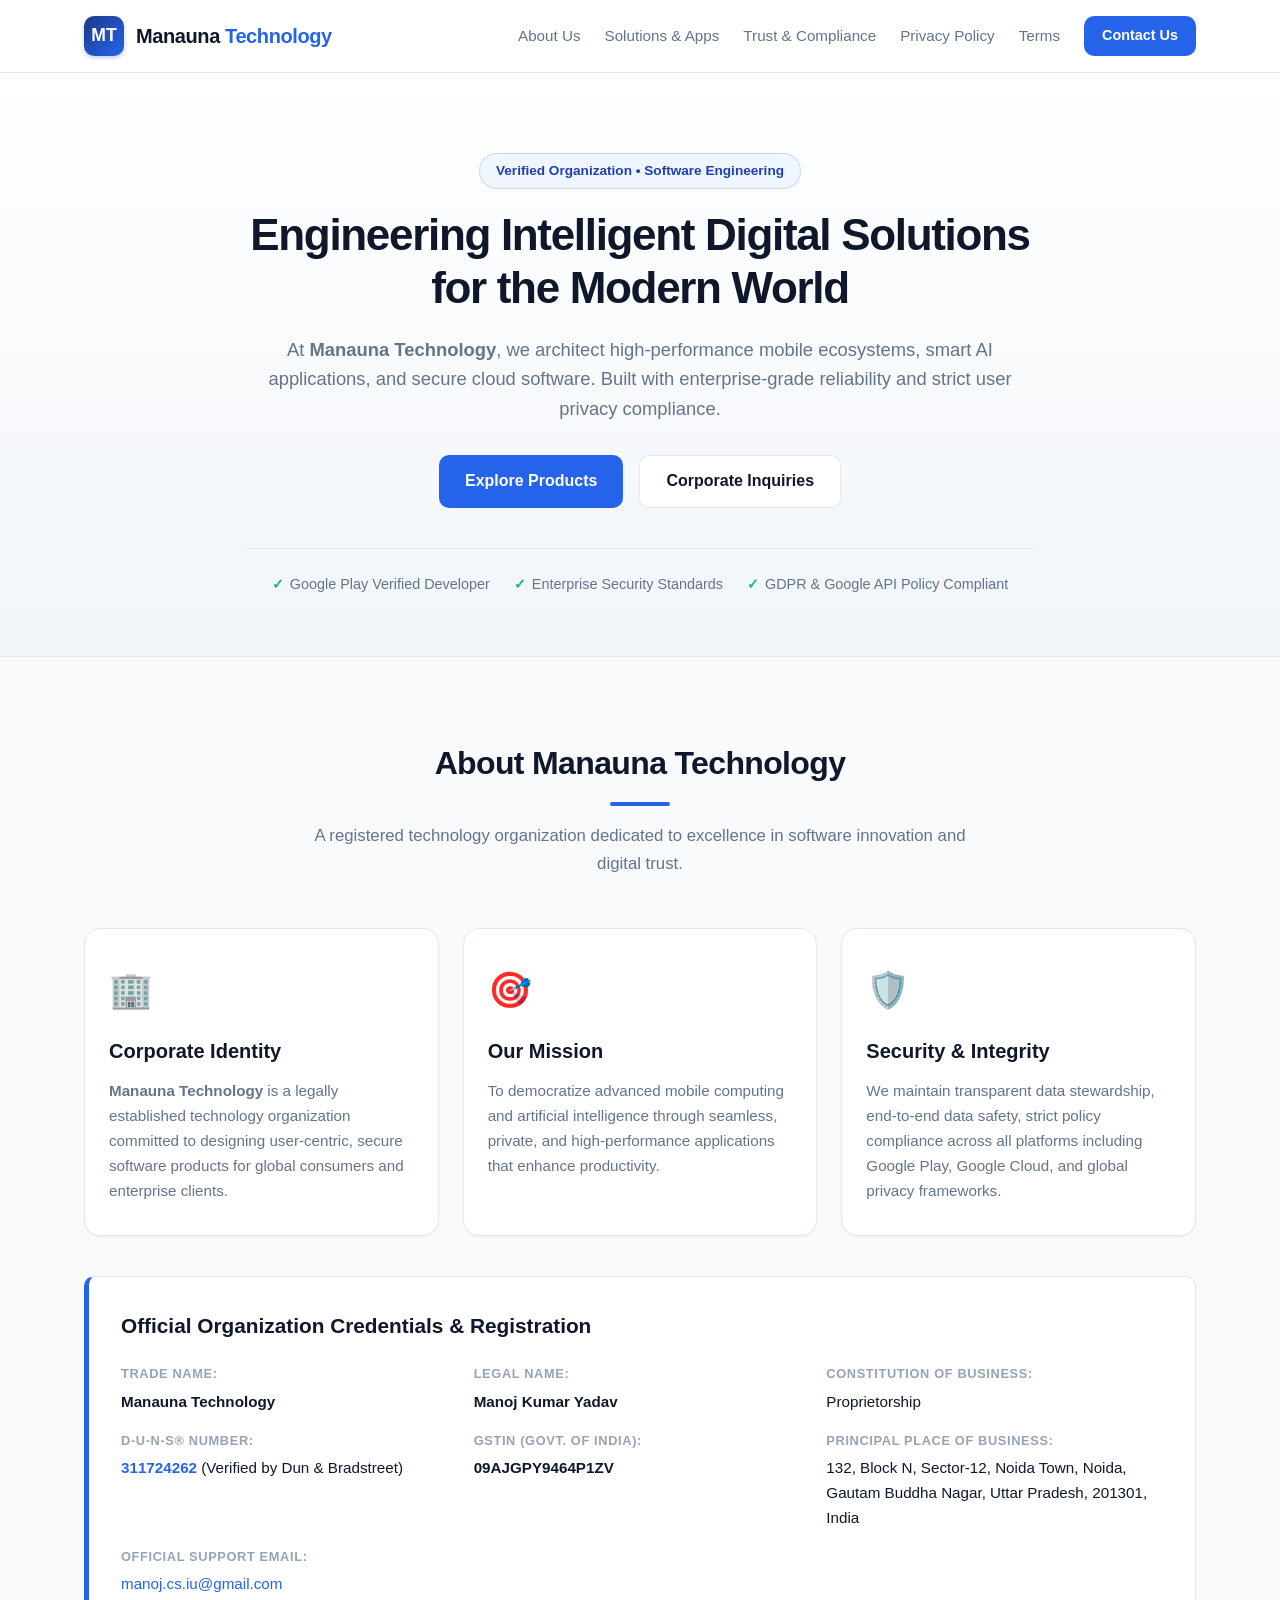
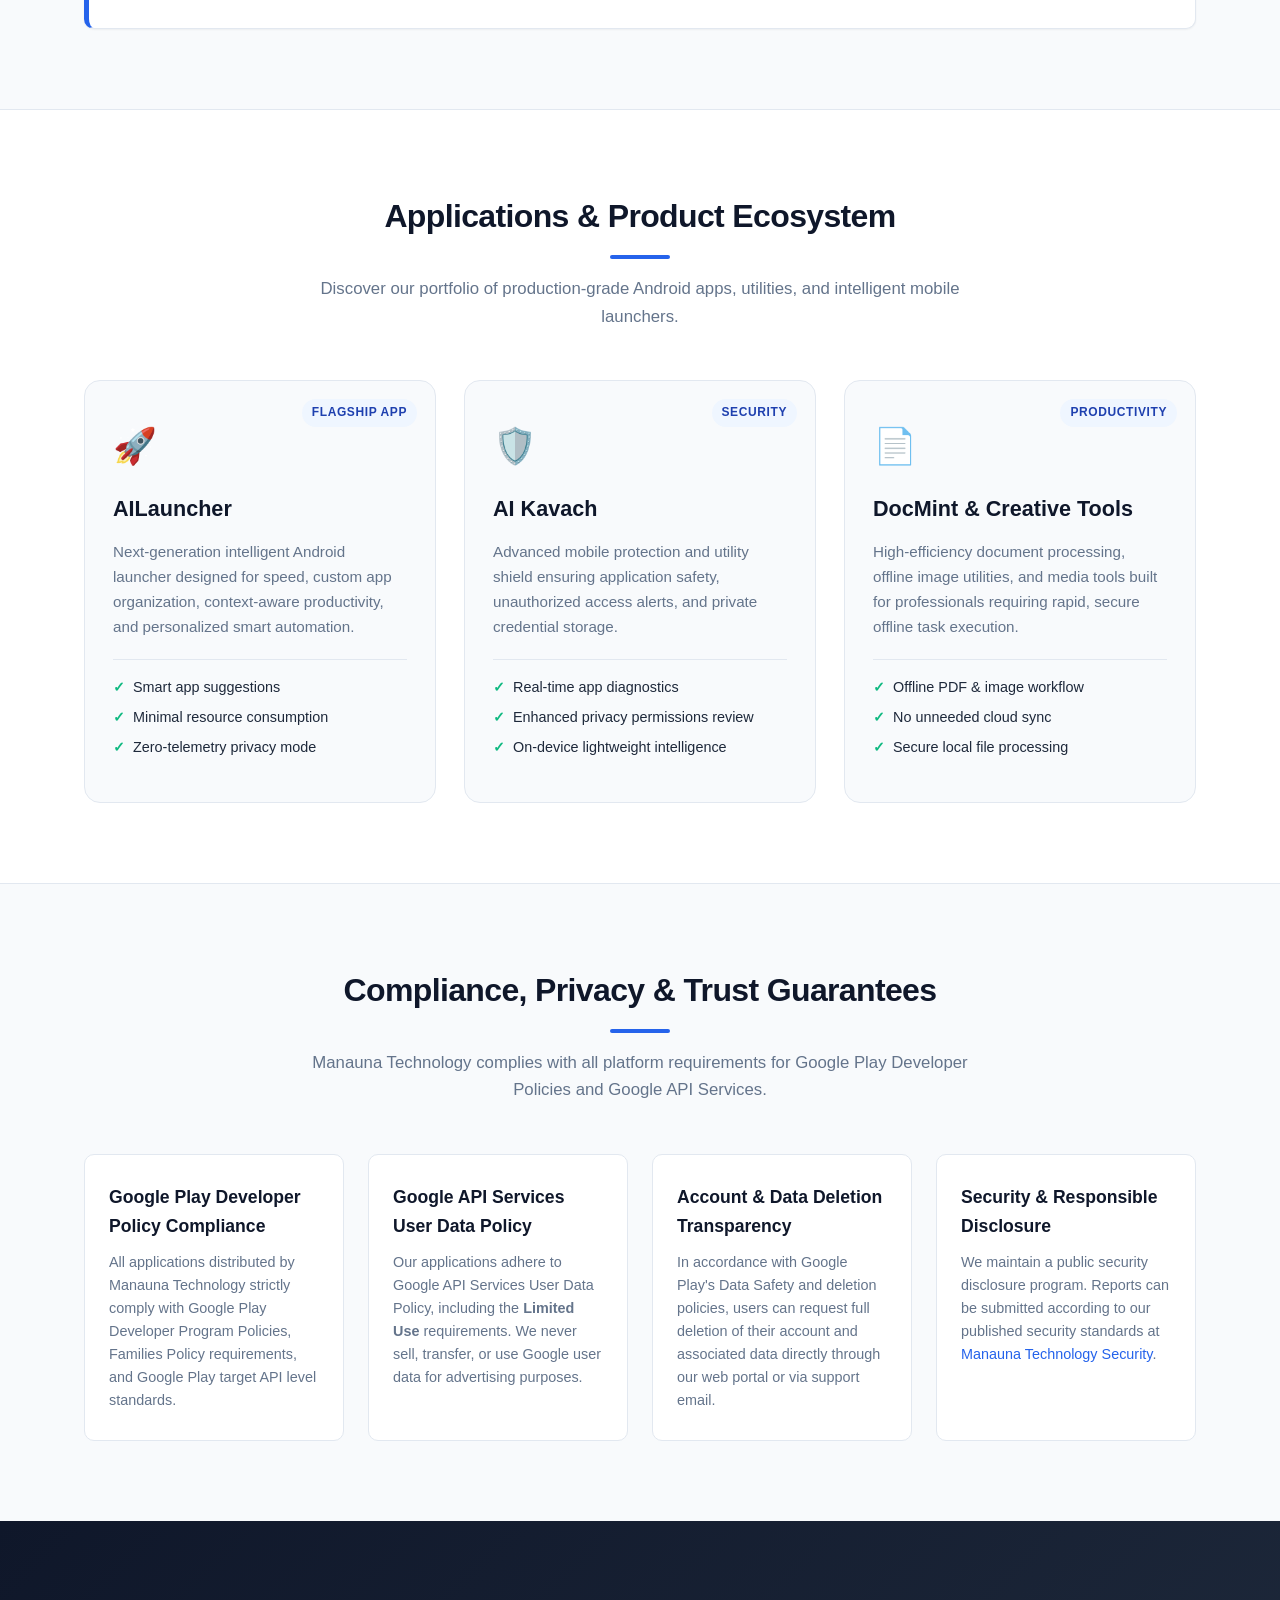
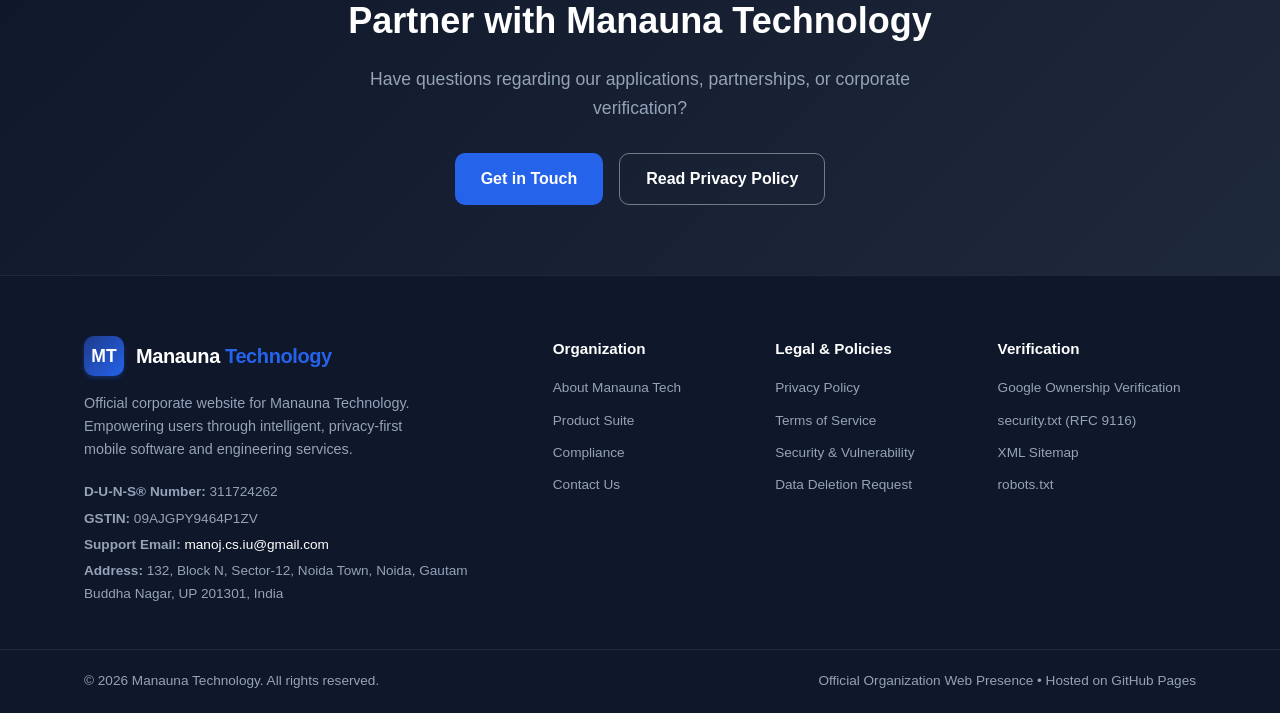
<file: index.html>
<!DOCTYPE html>
<html lang="en">
<head>
  <meta charset="UTF-8">
  <meta name="viewport" content="width=device-width, initial-scale=1.0">
  <meta http-equiv="X-UA-Compatible" content="IE=edge">
  <title>Manauna Technology - Enterprise Software, AI & Mobile Innovation</title>
  <meta name="description" content="Manauna Technology is a leading technology organization specializing in next-generation mobile applications, AI-driven software, and robust enterprise solutions.">
  <meta name="keywords" content="Manauna Technology, Software Development, Mobile Apps, AI Solutions, Android Applications, Cloud Services">
  <meta name="author" content="Manauna Technology">
  <link rel="canonical" href="https://manojcse90.github.io/manauna-technology/">

  <!-- Google Site Verification -->
  <meta name="google-site-verification" content="googlec129ce208f205ba5">

  <!-- Open Graph / Facebook -->
  <meta property="og:type" content="website">
  <meta property="og:url" content="https://manojcse90.github.io/manauna-technology/">
  <meta property="og:title" content="Manauna Technology - Official Corporate Website">
  <meta property="og:description" content="Official organization portal for Manauna Technology. Discover our digital solutions, mobile applications, and enterprise services.">
  <meta property="og:image" content="assets/images/og-banner.png">

  <!-- Twitter -->
  <meta property="twitter:card" content="summary_large_image">
  <meta property="twitter:url" content="https://manojcse90.github.io/manauna-technology/">
  <meta property="twitter:title" content="Manauna Technology - Enterprise Software & AI">
  <meta property="twitter:description" content="Official organization portal for Manauna Technology. Discover our digital solutions, mobile applications, and enterprise services.">

  <!-- Stylesheet -->
  <link rel="stylesheet" href="css/style.css">

  <!-- Schema.org Organization Structured Data for Google Recognition -->
  <script type="application/ld+json">
  {
    "@context": "https://schema.org",
    "@type": "Organization",
    "name": "Manauna Technology",
    "legalName": "Manoj Kumar Yadav",
    "alternateName": "Manauna Technology",
    "url": "https://manojcse90.github.io/manauna-technology/",
    "logo": "https://manojcse90.github.io/manauna-technology/assets/images/logo.png",
    "description": "Manauna Technology is a registered software and mobile application organization specializing in Android apps, intelligent utilities, and AI-driven platforms.",
    "taxID": "09AJGPY9464P1ZV",
    "duns": "311724262",
    "founder": {
      "@type": "Person",
      "name": "Manoj Kumar Yadav",
      "jobTitle": "Proprietor"
    },
    "email": "manoj.cs.iu@gmail.com",
    "address": {
      "@type": "PostalAddress",
      "streetAddress": "132, Block N, Sector-12, Noida Town",
      "addressLocality": "Noida",
      "district": "Gautam Buddha Nagar",
      "addressRegion": "Uttar Pradesh",
      "postalCode": "201301",
      "addressCountry": "IN"
    },
    "sameAs": [
      "https://github.com/ManojCSE90/manauna-technology"
    ],
    "contactPoint": [
      {
        "@type": "ContactPoint",
        "contactType": "customer support",
        "email": "manoj.cs.iu@gmail.com",
        "availableLanguage": ["English", "Hindi"]
      }
    ]
  }
  </script>
</head>
<body>
  <!-- Navigation Header -->
  <header class="navbar">
    <div class="container nav-container">
      <a href="index.html" class="brand-logo">
        <div class="logo-mark">MT</div>
        <div class="brand-name">Manauna <span>Technology</span></div>
      </a>
      <button class="nav-toggle" id="navToggle" aria-label="Toggle navigation">
        <span class="hamburger"></span>
      </button>
      <nav class="nav-menu" id="navMenu">
        <a href="#about" class="nav-link">About Us</a>
        <a href="#solutions" class="nav-link">Solutions & Apps</a>
        <a href="#compliance" class="nav-link">Trust & Compliance</a>
        <a href="privacy.html" class="nav-link">Privacy Policy</a>
        <a href="terms.html" class="nav-link">Terms</a>
        <a href="contact.html" class="nav-btn">Contact Us</a>
      </nav>
    </div>
  </header>

  <main>
    <!-- Hero Section -->
    <section class="hero-section">
      <div class="container hero-container">
        <div class="hero-badge">Verified Organization • Software Engineering</div>
        <h1 class="hero-title">Engineering Intelligent Digital Solutions for the Modern World</h1>
        <p class="hero-subtitle">
          At <strong>Manauna Technology</strong>, we architect high-performance mobile ecosystems, smart AI applications, and secure cloud software. Built with enterprise-grade reliability and strict user privacy compliance.
        </p>
        <div class="hero-actions">
          <a href="#solutions" class="btn btn-primary">Explore Products</a>
          <a href="contact.html" class="btn btn-secondary">Corporate Inquiries</a>
        </div>
        <div class="trust-strip">
          <div class="trust-item"><span class="check-icon">✓</span> Google Play Verified Developer</div>
          <div class="trust-item"><span class="check-icon">✓</span> Enterprise Security Standards</div>
          <div class="trust-item"><span class="check-icon">✓</span> GDPR & Google API Policy Compliant</div>
        </div>
      </div>
    </section>

    <!-- Organization Overview / About Us -->
    <section id="about" class="section about-section">
      <div class="container">
        <div class="section-header">
          <h2 class="section-title">About Manauna Technology</h2>
          <div class="title-underline"></div>
          <p class="section-subtitle">
            A registered technology organization dedicated to excellence in software innovation and digital trust.
          </p>
        </div>

        <div class="about-grid">
          <div class="about-card">
            <div class="card-icon">🏢</div>
            <h3>Corporate Identity</h3>
            <p>
              <strong>Manauna Technology</strong> is a legally established technology organization committed to designing user-centric, secure software products for global consumers and enterprise clients.
            </p>
          </div>
          <div class="about-card">
            <div class="card-icon">🎯</div>
            <h3>Our Mission</h3>
            <p>
              To democratize advanced mobile computing and artificial intelligence through seamless, private, and high-performance applications that enhance productivity.
            </p>
          </div>
          <div class="about-card">
            <div class="card-icon">🛡️</div>
            <h3>Security & Integrity</h3>
            <p>
              We maintain transparent data stewardship, end-to-end data safety, strict policy compliance across all platforms including Google Play, Google Cloud, and global privacy frameworks.
            </p>
          </div>
        </div>

        <!-- Corporate Facts Box -->
        <div class="corporate-info-box">
          <h3>Official Organization Credentials & Registration</h3>
          <div class="info-columns">
            <div class="info-item">
              <span class="info-label">Trade Name:</span>
              <span class="info-value"><strong>Manauna Technology</strong></span>
            </div>
            <div class="info-item">
              <span class="info-label">Legal Name:</span>
              <span class="info-value"><strong>Manoj Kumar Yadav</strong></span>
            </div>
            <div class="info-item">
              <span class="info-label">Constitution of Business:</span>
              <span class="info-value">Proprietorship</span>
            </div>
            <div class="info-item">
              <span class="info-label">D-U-N-S® Number:</span>
              <span class="info-value"><strong style="color: var(--primary);">311724262</strong> (Verified by Dun & Bradstreet)</span>
            </div>
            <div class="info-item">
              <span class="info-label">GSTIN (Govt. of India):</span>
              <span class="info-value"><strong>09AJGPY9464P1ZV</strong></span>
            </div>
            <div class="info-item">
              <span class="info-label">Principal Place of Business:</span>
              <span class="info-value">132, Block N, Sector-12, Noida Town, Noida, Gautam Buddha Nagar, Uttar Pradesh, 201301, India</span>
            </div>
            <div class="info-item">
              <span class="info-label">Official Support Email:</span>
              <span class="info-value"><a href="mailto:manoj.cs.iu@gmail.com">manoj.cs.iu@gmail.com</a></span>
            </div>
          </div>
        </div>
      </div>
    </section>

    <!-- Products & Solutions -->
    <section id="solutions" class="section solutions-section">
      <div class="container">
        <div class="section-header">
          <h2 class="section-title">Applications & Product Ecosystem</h2>
          <div class="title-underline"></div>
          <p class="section-subtitle">
            Discover our portfolio of production-grade Android apps, utilities, and intelligent mobile launchers.
          </p>
        </div>

        <div class="products-grid">
          <div class="product-card">
            <div class="product-badge">Flagship App</div>
            <div class="product-icon">🚀</div>
            <h3>AILauncher</h3>
            <p>
              Next-generation intelligent Android launcher designed for speed, custom app organization, context-aware productivity, and personalized smart automation.
            </p>
            <ul class="product-features">
              <li>Smart app suggestions</li>
              <li>Minimal resource consumption</li>
              <li>Zero-telemetry privacy mode</li>
            </ul>
          </div>

          <div class="product-card">
            <div class="product-badge">Security</div>
            <div class="product-icon">🛡️</div>
            <h3>AI Kavach</h3>
            <p>
              Advanced mobile protection and utility shield ensuring application safety, unauthorized access alerts, and private credential storage.
            </p>
            <ul class="product-features">
              <li>Real-time app diagnostics</li>
              <li>Enhanced privacy permissions review</li>
              <li>On-device lightweight intelligence</li>
            </ul>
          </div>

          <div class="product-card">
            <div class="product-badge">Productivity</div>
            <div class="product-icon">📄</div>
            <h3>DocMint & Creative Tools</h3>
            <p>
              High-efficiency document processing, offline image utilities, and media tools built for professionals requiring rapid, secure offline task execution.
            </p>
            <ul class="product-features">
              <li>Offline PDF & image workflow</li>
              <li>No unneeded cloud sync</li>
              <li>Secure local file processing</li>
            </ul>
          </div>
        </div>
      </div>
    </section>

    <!-- Google & Global Trust & Compliance -->
    <section id="compliance" class="section compliance-section">
      <div class="container">
        <div class="section-header">
          <h2 class="section-title">Compliance, Privacy & Trust Guarantees</h2>
          <div class="title-underline"></div>
          <p class="section-subtitle">
            Manauna Technology complies with all platform requirements for Google Play Developer Policies and Google API Services.
          </p>
        </div>

        <div class="compliance-grid">
          <div class="compliance-item">
            <h4>Google Play Developer Policy Compliance</h4>
            <p>
              All applications distributed by Manauna Technology strictly comply with Google Play Developer Program Policies, Families Policy requirements, and Google Play target API level standards.
            </p>
          </div>
          <div class="compliance-item">
            <h4>Google API Services User Data Policy</h4>
            <p>
              Our applications adhere to Google API Services User Data Policy, including the <strong>Limited Use</strong> requirements. We never sell, transfer, or use Google user data for advertising purposes.
            </p>
          </div>
          <div class="compliance-item">
            <h4>Account & Data Deletion Transparency</h4>
            <p>
              In accordance with Google Play's Data Safety and deletion policies, users can request full deletion of their account and associated data directly through our web portal or via support email.
            </p>
          </div>
          <div class="compliance-item">
            <h4>Security & Responsible Disclosure</h4>
            <p>
              We maintain a public security disclosure program. Reports can be submitted according to our published security standards at <a href="security.html">Manauna Technology Security</a>.
            </p>
          </div>
        </div>
      </div>
    </section>

    <!-- Call to Action -->
    <section class="cta-section">
      <div class="container cta-container">
        <h2>Partner with Manauna Technology</h2>
        <p>Have questions regarding our applications, partnerships, or corporate verification?</p>
        <div class="cta-buttons">
          <a href="contact.html" class="btn btn-primary">Get in Touch</a>
          <a href="privacy.html" class="btn btn-outline">Read Privacy Policy</a>
        </div>
      </div>
    </section>
  </main>

  <!-- Footer -->
  <footer class="footer">
    <div class="container footer-container">
      <div class="footer-brand">
        <div class="brand-logo">
          <div class="logo-mark">MT</div>
          <div class="brand-name">Manauna <span>Technology</span></div>
        </div>
        <p class="footer-desc">
          Official corporate website for Manauna Technology. Empowering users through intelligent, privacy-first mobile software and engineering services.
        </p>
        <div class="footer-contact-brief">
          <p><strong>D-U-N-S® Number:</strong> 311724262</p>
          <p><strong>GSTIN:</strong> 09AJGPY9464P1ZV</p>
          <p><strong>Support Email:</strong> <a href="mailto:manoj.cs.iu@gmail.com" style="color:#ffffff;">manoj.cs.iu@gmail.com</a></p>
          <p><strong>Address:</strong> 132, Block N, Sector-12, Noida Town, Noida, Gautam Buddha Nagar, UP 201301, India</p>
        </div>
      </div>

      <div class="footer-links">
        <div class="link-col">
          <h4>Organization</h4>
          <a href="#about">About Manauna Tech</a>
          <a href="#solutions">Product Suite</a>
          <a href="#compliance">Compliance</a>
          <a href="contact.html">Contact Us</a>
        </div>
        <div class="link-col">
          <h4>Legal & Policies</h4>
          <a href="privacy.html">Privacy Policy</a>
          <a href="terms.html">Terms of Service</a>
          <a href="security.html">Security & Vulnerability</a>
          <a href="privacy.html#data-deletion">Data Deletion Request</a>
        </div>
        <div class="link-col">
          <h4>Verification</h4>
          <a href="google-site-verification.html">Google Ownership Verification</a>
          <a href=".well-known/security.txt">security.txt (RFC 9116)</a>
          <a href="sitemap.xml">XML Sitemap</a>
          <a href="robots.txt">robots.txt</a>
        </div>
      </div>
    </div>

    <div class="footer-bottom">
      <div class="container footer-bottom-inner">
        <p>&copy; 2026 Manauna Technology. All rights reserved.</p>
        <p>Official Organization Web Presence • Hosted on GitHub Pages</p>
      </div>
    </div>
  </footer>

  <script src="js/main.js"></script>
</body>
</html>
</file>
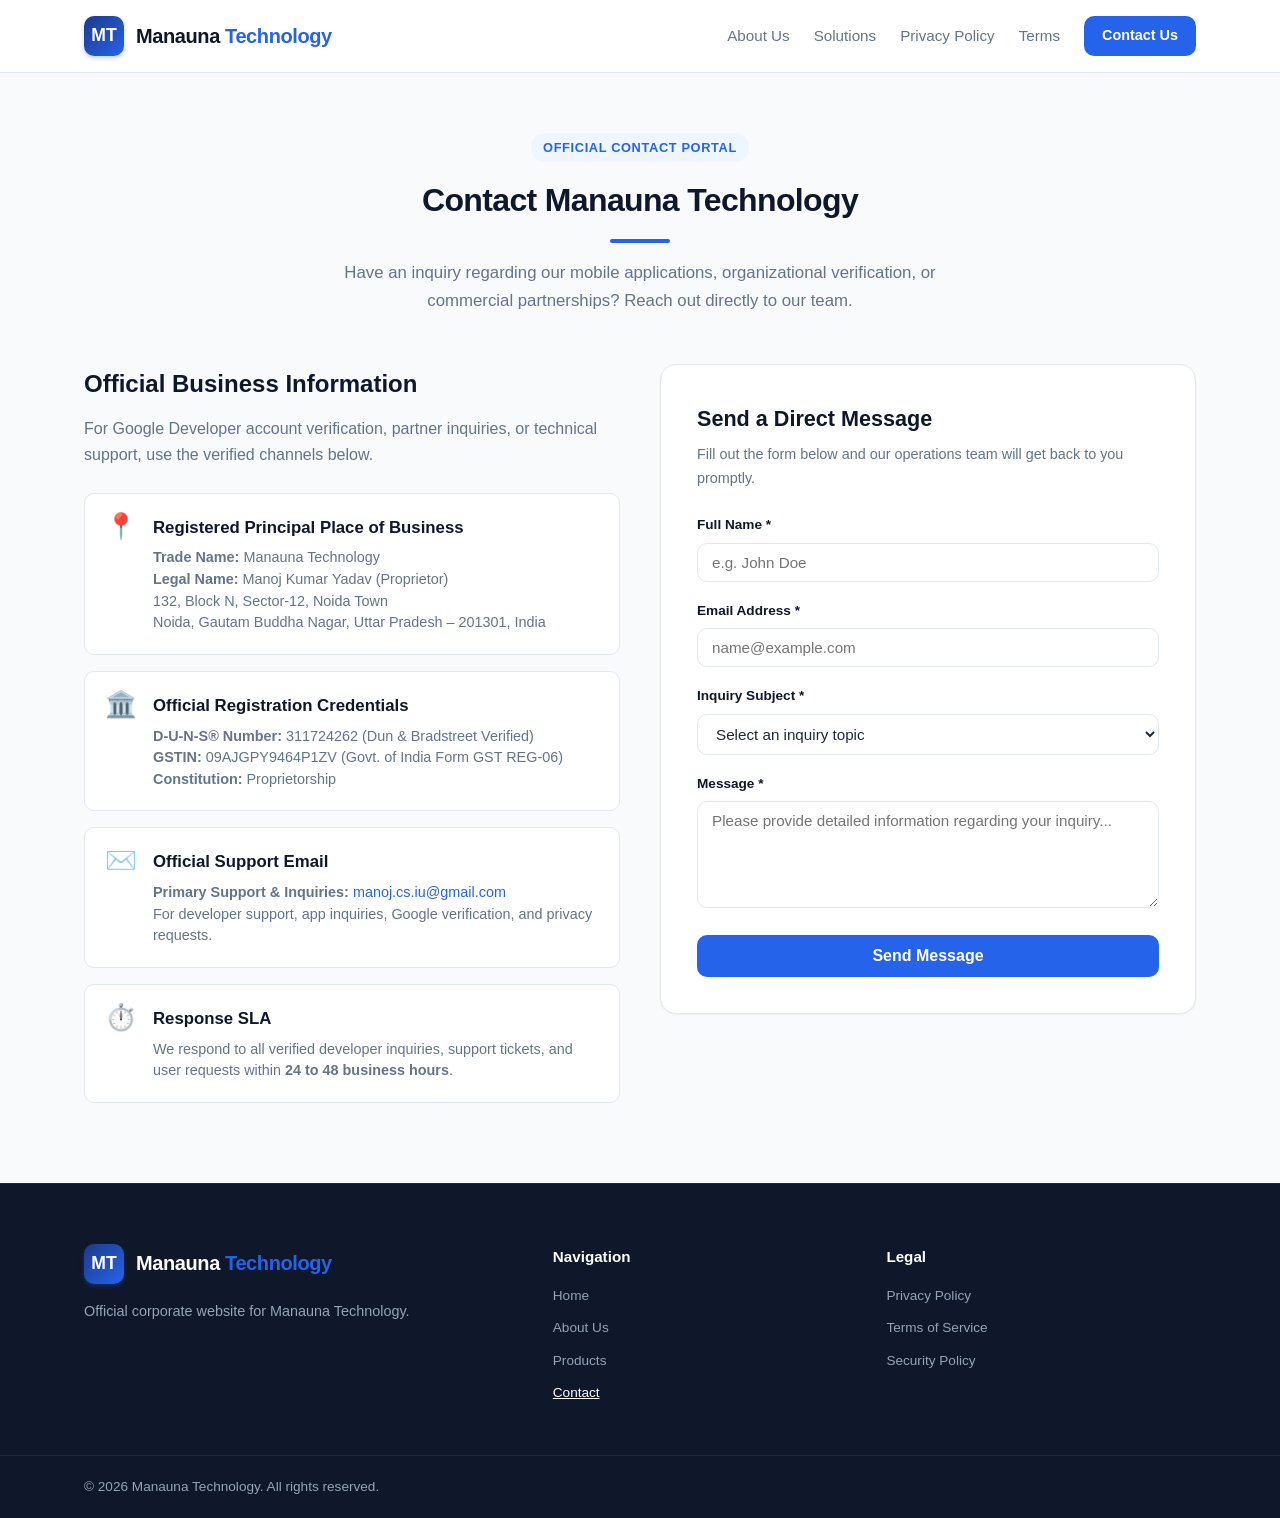
<file: contact.html>
<!DOCTYPE html>
<html lang="en">
<head>
  <meta charset="UTF-8">
  <meta name="viewport" content="width=device-width, initial-scale=1.0">
  <meta http-equiv="X-UA-Compatible" content="IE=edge">
  <title>Contact Us - Manauna Technology</title>
  <meta name="description" content="Get in touch with Manauna Technology. Official organization address, support email, telephone, and business inquiry form.">
  <link rel="canonical" href="https://manojcse90.github.io/manauna-technology/contact.html">
  <link rel="stylesheet" href="css/style.css">

  <script type="application/ld+json">
  {
    "@context": "https://schema.org",
    "@type": "ContactPage",
    "mainEntity": {
      "@type": "Organization",
      "name": "Manauna Technology",
      "legalName": "Manoj Kumar Yadav",
      "taxID": "09AJGPY9464P1ZV",
      "duns": "311724262",
      "email": "manoj.cs.iu@gmail.com",
      "address": {
        "@type": "PostalAddress",
        "streetAddress": "132, Block N, Sector-12, Noida Town",
        "addressLocality": "Noida",
        "district": "Gautam Buddha Nagar",
        "addressRegion": "Uttar Pradesh",
        "postalCode": "201301",
        "addressCountry": "IN"
      }
    }
  }
  </script>
</head>
<body>
  <!-- Header -->
  <header class="navbar">
    <div class="container nav-container">
      <a href="index.html" class="brand-logo">
        <div class="logo-mark">MT</div>
        <div class="brand-name">Manauna <span>Technology</span></div>
      </a>
      <button class="nav-toggle" id="navToggle" aria-label="Toggle navigation">
        <span class="hamburger"></span>
      </button>
      <nav class="nav-menu" id="navMenu">
        <a href="index.html#about" class="nav-link">About Us</a>
        <a href="index.html#solutions" class="nav-link">Solutions</a>
        <a href="privacy.html" class="nav-link">Privacy Policy</a>
        <a href="terms.html" class="nav-link">Terms</a>
        <a href="contact.html" class="nav-btn active">Contact Us</a>
      </nav>
    </div>
  </header>

  <main class="page-content">
    <div class="container">
      <div class="section-header text-center">
        <span class="badge">Official Contact Portal</span>
        <h1 class="section-title">Contact Manauna Technology</h1>
        <div class="title-underline"></div>
        <p class="section-subtitle">
          Have an inquiry regarding our mobile applications, organizational verification, or commercial partnerships? Reach out directly to our team.
        </p>
      </div>

      <div class="contact-layout">
        <!-- Contact Details Column -->
        <div class="contact-info-panel">
          <h2>Official Business Information</h2>
          <p class="contact-desc">
            For Google Developer account verification, partner inquiries, or technical support, use the verified channels below.
          </p>

          <div class="contact-card-list">
            <div class="contact-card">
              <div class="contact-icon">📍</div>
              <div>
                <h4>Registered Principal Place of Business</h4>
                <p><strong>Trade Name:</strong> Manauna Technology</p>
                <p><strong>Legal Name:</strong> Manoj Kumar Yadav (Proprietor)</p>
                <p>132, Block N, Sector-12, Noida Town</p>
                <p>Noida, Gautam Buddha Nagar, Uttar Pradesh – 201301, India</p>
              </div>
            </div>

            <div class="contact-card">
              <div class="contact-icon">🏛️</div>
              <div>
                <h4>Official Registration Credentials</h4>
                <p><strong>D-U-N-S® Number:</strong> 311724262 (Dun & Bradstreet Verified)</p>
                <p><strong>GSTIN:</strong> 09AJGPY9464P1ZV (Govt. of India Form GST REG-06)</p>
                <p><strong>Constitution:</strong> Proprietorship</p>
              </div>
            </div>

            <div class="contact-card">
              <div class="contact-icon">✉️</div>
              <div>
                <h4>Official Support Email</h4>
                <p><strong>Primary Support & Inquiries:</strong> <a href="mailto:manoj.cs.iu@gmail.com">manoj.cs.iu@gmail.com</a></p>
                <p class="text-muted">For developer support, app inquiries, Google verification, and privacy requests.</p>
              </div>
            </div>

            <div class="contact-card">
              <div class="contact-icon">⏱️</div>
              <div>
                <h4>Response SLA</h4>
                <p>We respond to all verified developer inquiries, support tickets, and user requests within <strong>24 to 48 business hours</strong>.</p>
              </div>
            </div>
          </div>
        </div>

        <!-- Contact Form Column -->
        <div class="contact-form-panel">
          <div class="form-container">
            <h3>Send a Direct Message</h3>
            <p>Fill out the form below and our operations team will get back to you promptly.</p>
            
            <form id="contactForm" onsubmit="handleContactSubmit(event)">
              <div class="form-group">
                <label for="fullName">Full Name *</label>
                <input type="text" id="fullName" name="fullName" required placeholder="e.g. John Doe">
              </div>

              <div class="form-group">
                <label for="emailAddress">Email Address *</label>
                <input type="email" id="emailAddress" name="emailAddress" required placeholder="name@example.com">
              </div>

              <div class="form-group">
                <label for="subject">Inquiry Subject *</label>
                <select id="subject" name="subject" required>
                  <option value="" disabled selected>Select an inquiry topic</option>
                  <option value="developer-support">App & Product Support</option>
                  <option value="org-verification">Organization & Verification Inquiries</option>
                  <option value="privacy-request">Privacy / Data Deletion Request</option>
                  <option value="partnership">Business Partnership</option>
                  <option value="other">Other</option>
                </select>
              </div>

              <div class="form-group">
                <label for="message">Message *</label>
                <textarea id="message" name="message" rows="5" required placeholder="Please provide detailed information regarding your inquiry..."></textarea>
              </div>

              <button type="submit" class="btn btn-primary btn-block" id="submitBtn">Send Message</button>
              <div id="formFeedback" class="form-feedback"></div>
            </form>
          </div>
        </div>
      </div>
    </div>
  </main>

  <!-- Footer -->
  <footer class="footer">
    <div class="container footer-container">
      <div class="footer-brand">
        <div class="brand-logo">
          <div class="logo-mark">MT</div>
          <div class="brand-name">Manauna <span>Technology</span></div>
        </div>
        <p class="footer-desc">
          Official corporate website for Manauna Technology.
        </p>
      </div>
      <div class="footer-links">
        <div class="link-col">
          <h4>Navigation</h4>
          <a href="index.html">Home</a>
          <a href="index.html#about">About Us</a>
          <a href="index.html#solutions">Products</a>
          <a href="contact.html" class="active">Contact</a>
        </div>
        <div class="link-col">
          <h4>Legal</h4>
          <a href="privacy.html">Privacy Policy</a>
          <a href="terms.html">Terms of Service</a>
          <a href="security.html">Security Policy</a>
        </div>
      </div>
    </div>
    <div class="footer-bottom">
      <div class="container footer-bottom-inner">
        <p>&copy; 2026 Manauna Technology. All rights reserved.</p>
      </div>
    </div>
  </footer>

  <script src="js/main.js"></script>
</body>
</html>
</file>
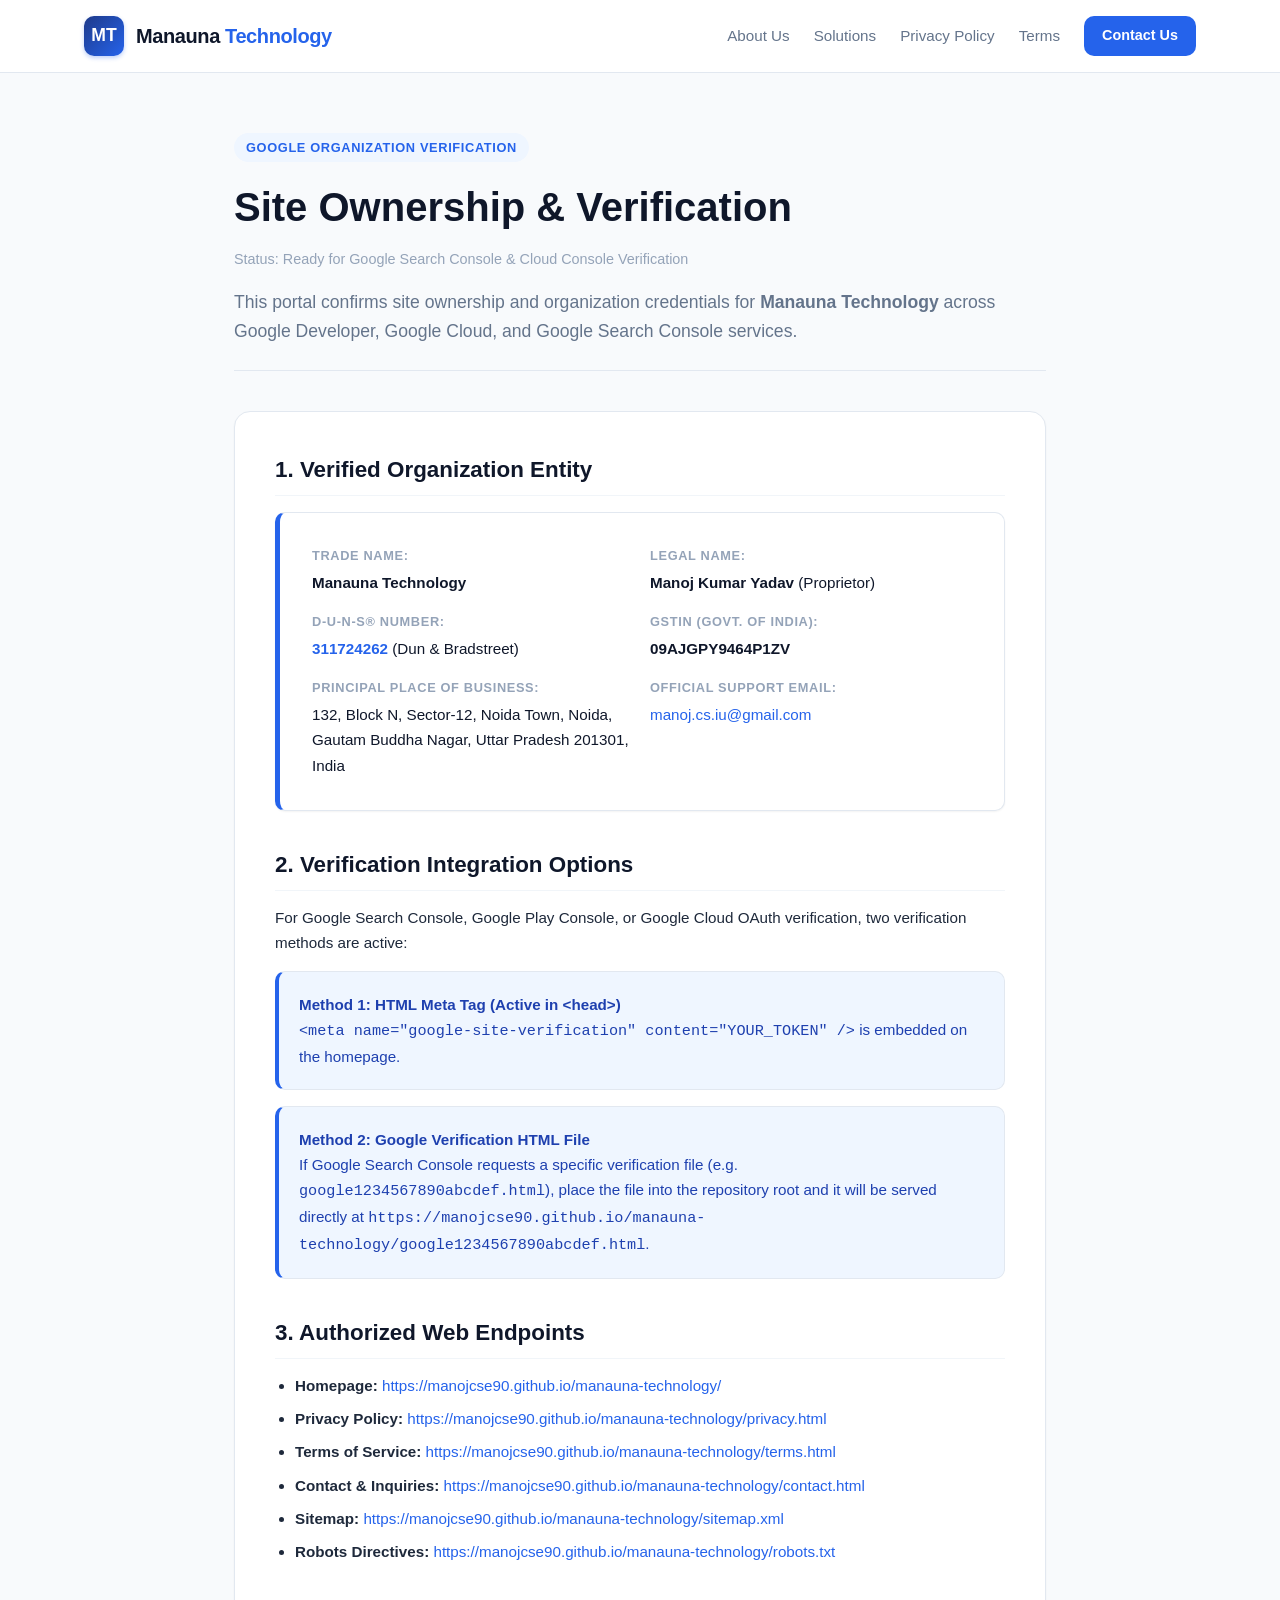
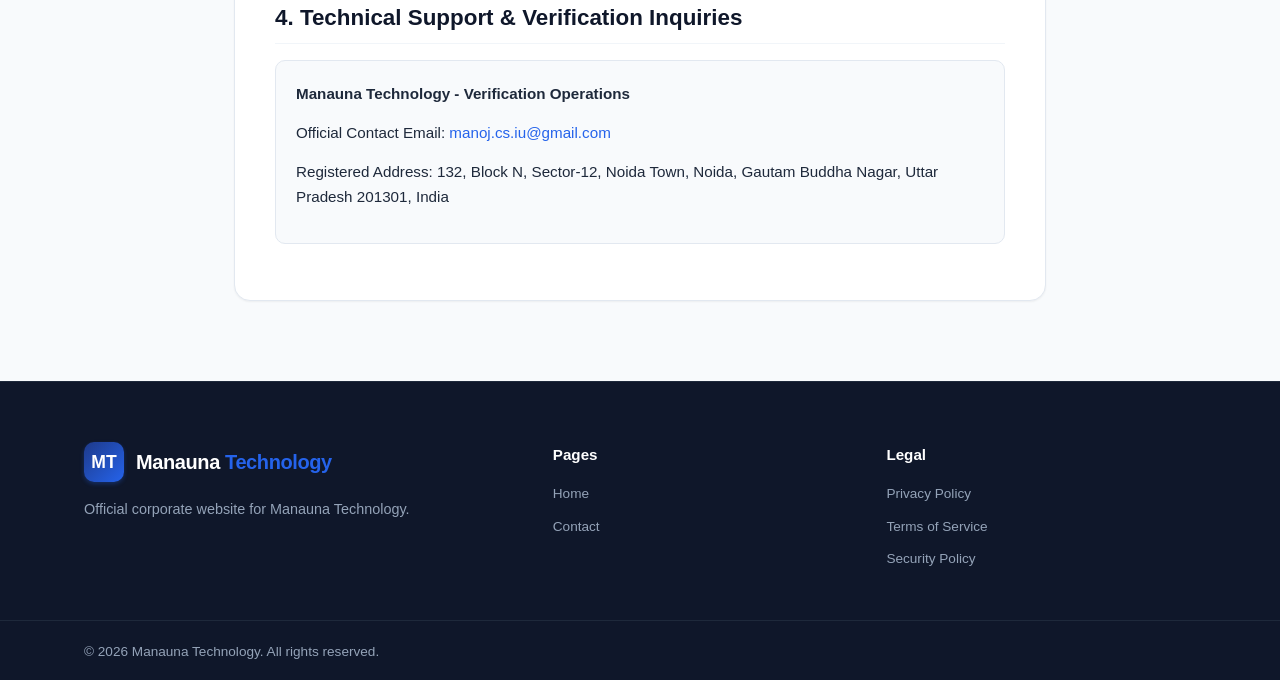
<file: google-site-verification.html>
<!DOCTYPE html>
<html lang="en">
<head>
  <meta charset="UTF-8">
  <meta name="viewport" content="width=device-width, initial-scale=1.0">
  <meta http-equiv="X-UA-Compatible" content="IE=edge">
  <title>Google Site Verification & Ownership - Manauna Technology</title>
  <meta name="description" content="Official Google ownership and organization verification portal for Manauna Technology.">
  <link rel="canonical" href="https://manojcse90.github.io/manauna-technology/google-site-verification.html">
  <meta name="google-site-verification" content="googlec129ce208f205ba5">
  <link rel="stylesheet" href="css/style.css">
</head>
<body>
  <!-- Header -->
  <header class="navbar">
    <div class="container nav-container">
      <a href="index.html" class="brand-logo">
        <div class="logo-mark">MT</div>
        <div class="brand-name">Manauna <span>Technology</span></div>
      </a>
      <button class="nav-toggle" id="navToggle" aria-label="Toggle navigation">
        <span class="hamburger"></span>
      </button>
      <nav class="nav-menu" id="navMenu">
        <a href="index.html#about" class="nav-link">About Us</a>
        <a href="index.html#solutions" class="nav-link">Solutions</a>
        <a href="privacy.html" class="nav-link">Privacy Policy</a>
        <a href="terms.html" class="nav-link">Terms</a>
        <a href="contact.html" class="nav-btn">Contact Us</a>
      </nav>
    </div>
  </header>

  <main class="page-content">
    <div class="container legal-container">
      <div class="legal-header">
        <span class="badge">Google Organization Verification</span>
        <h1>Site Ownership & Verification</h1>
        <p class="last-updated">Status: Ready for Google Search Console & Cloud Console Verification</p>
        <p class="legal-intro">
          This portal confirms site ownership and organization credentials for <strong>Manauna Technology</strong> across Google Developer, Google Cloud, and Google Search Console services.
        </p>
      </div>

      <div class="legal-body">
        <section class="legal-section">
          <h2>1. Verified Organization Entity</h2>
          <div class="corporate-info-box" style="margin-top: 16px;">
            <div class="info-columns">
              <div class="info-item">
                <span class="info-label">Trade Name:</span>
                <span class="info-value"><strong>Manauna Technology</strong></span>
              </div>
              <div class="info-item">
                <span class="info-label">Legal Name:</span>
                <span class="info-value"><strong>Manoj Kumar Yadav</strong> (Proprietor)</span>
              </div>
              <div class="info-item">
                <span class="info-label">D-U-N-S® Number:</span>
                <span class="info-value"><strong style="color: var(--primary);">311724262</strong> (Dun & Bradstreet)</span>
              </div>
              <div class="info-item">
                <span class="info-label">GSTIN (Govt. of India):</span>
                <span class="info-value"><strong>09AJGPY9464P1ZV</strong></span>
              </div>
              <div class="info-item">
                <span class="info-label">Principal Place of Business:</span>
                <span class="info-value">132, Block N, Sector-12, Noida Town, Noida, Gautam Buddha Nagar, Uttar Pradesh 201301, India</span>
              </div>
              <div class="info-item">
                <span class="info-label">Official Support Email:</span>
                <span class="info-value"><a href="mailto:manoj.cs.iu@gmail.com">manoj.cs.iu@gmail.com</a></span>
              </div>
            </div>
          </div>
        </section>

        <section class="legal-section">
          <h2>2. Verification Integration Options</h2>
          <p>
            For Google Search Console, Google Play Console, or Google Cloud OAuth verification, two verification methods are active:
          </p>
          <div class="compliance-highlight">
            <p>
              <strong>Method 1: HTML Meta Tag (Active in &lt;head&gt;)</strong><br>
              <code>&lt;meta name="google-site-verification" content="YOUR_TOKEN" /&gt;</code> is embedded on the homepage.
            </p>
          </div>
          <div class="compliance-highlight" style="margin-top: 14px;">
            <p>
              <strong>Method 2: Google Verification HTML File</strong><br>
              If Google Search Console requests a specific verification file (e.g. <code>google1234567890abcdef.html</code>), place the file into the repository root and it will be served directly at <code>https://manojcse90.github.io/manauna-technology/google1234567890abcdef.html</code>.
            </p>
          </div>
        </section>

        <section class="legal-section">
          <h2>3. Authorized Web Endpoints</h2>
          <ul>
            <li><strong>Homepage:</strong> <a href="index.html">https://manojcse90.github.io/manauna-technology/</a></li>
            <li><strong>Privacy Policy:</strong> <a href="privacy.html">https://manojcse90.github.io/manauna-technology/privacy.html</a></li>
            <li><strong>Terms of Service:</strong> <a href="terms.html">https://manojcse90.github.io/manauna-technology/terms.html</a></li>
            <li><strong>Contact & Inquiries:</strong> <a href="contact.html">https://manojcse90.github.io/manauna-technology/contact.html</a></li>
            <li><strong>Sitemap:</strong> <a href="sitemap.xml">https://manojcse90.github.io/manauna-technology/sitemap.xml</a></li>
            <li><strong>Robots Directives:</strong> <a href="robots.txt">https://manojcse90.github.io/manauna-technology/robots.txt</a></li>
          </ul>
        </section>

        <section class="legal-section">
          <h2>4. Technical Support & Verification Inquiries</h2>
          <div class="contact-box">
            <p><strong>Manauna Technology - Verification Operations</strong></p>
            <p>Official Contact Email: <a href="mailto:manoj.cs.iu@gmail.com">manoj.cs.iu@gmail.com</a></p>
            <p>Registered Address: 132, Block N, Sector-12, Noida Town, Noida, Gautam Buddha Nagar, Uttar Pradesh 201301, India</p>
          </div>
        </section>
      </div>
    </div>
  </main>

  <footer class="footer">
    <div class="container footer-container">
      <div class="footer-brand">
        <div class="brand-logo">
          <div class="logo-mark">MT</div>
          <div class="brand-name">Manauna <span>Technology</span></div>
        </div>
        <p class="footer-desc">
          Official corporate website for Manauna Technology.
        </p>
      </div>
      <div class="footer-links">
        <div class="link-col">
          <h4>Pages</h4>
          <a href="index.html">Home</a>
          <a href="contact.html">Contact</a>
        </div>
        <div class="link-col">
          <h4>Legal</h4>
          <a href="privacy.html">Privacy Policy</a>
          <a href="terms.html">Terms of Service</a>
          <a href="security.html">Security Policy</a>
        </div>
      </div>
    </div>
    <div class="footer-bottom">
      <div class="container footer-bottom-inner">
        <p>&copy; 2026 Manauna Technology. All rights reserved.</p>
      </div>
    </div>
  </footer>

  <script src="js/main.js"></script>
</body>
</html>
</file>
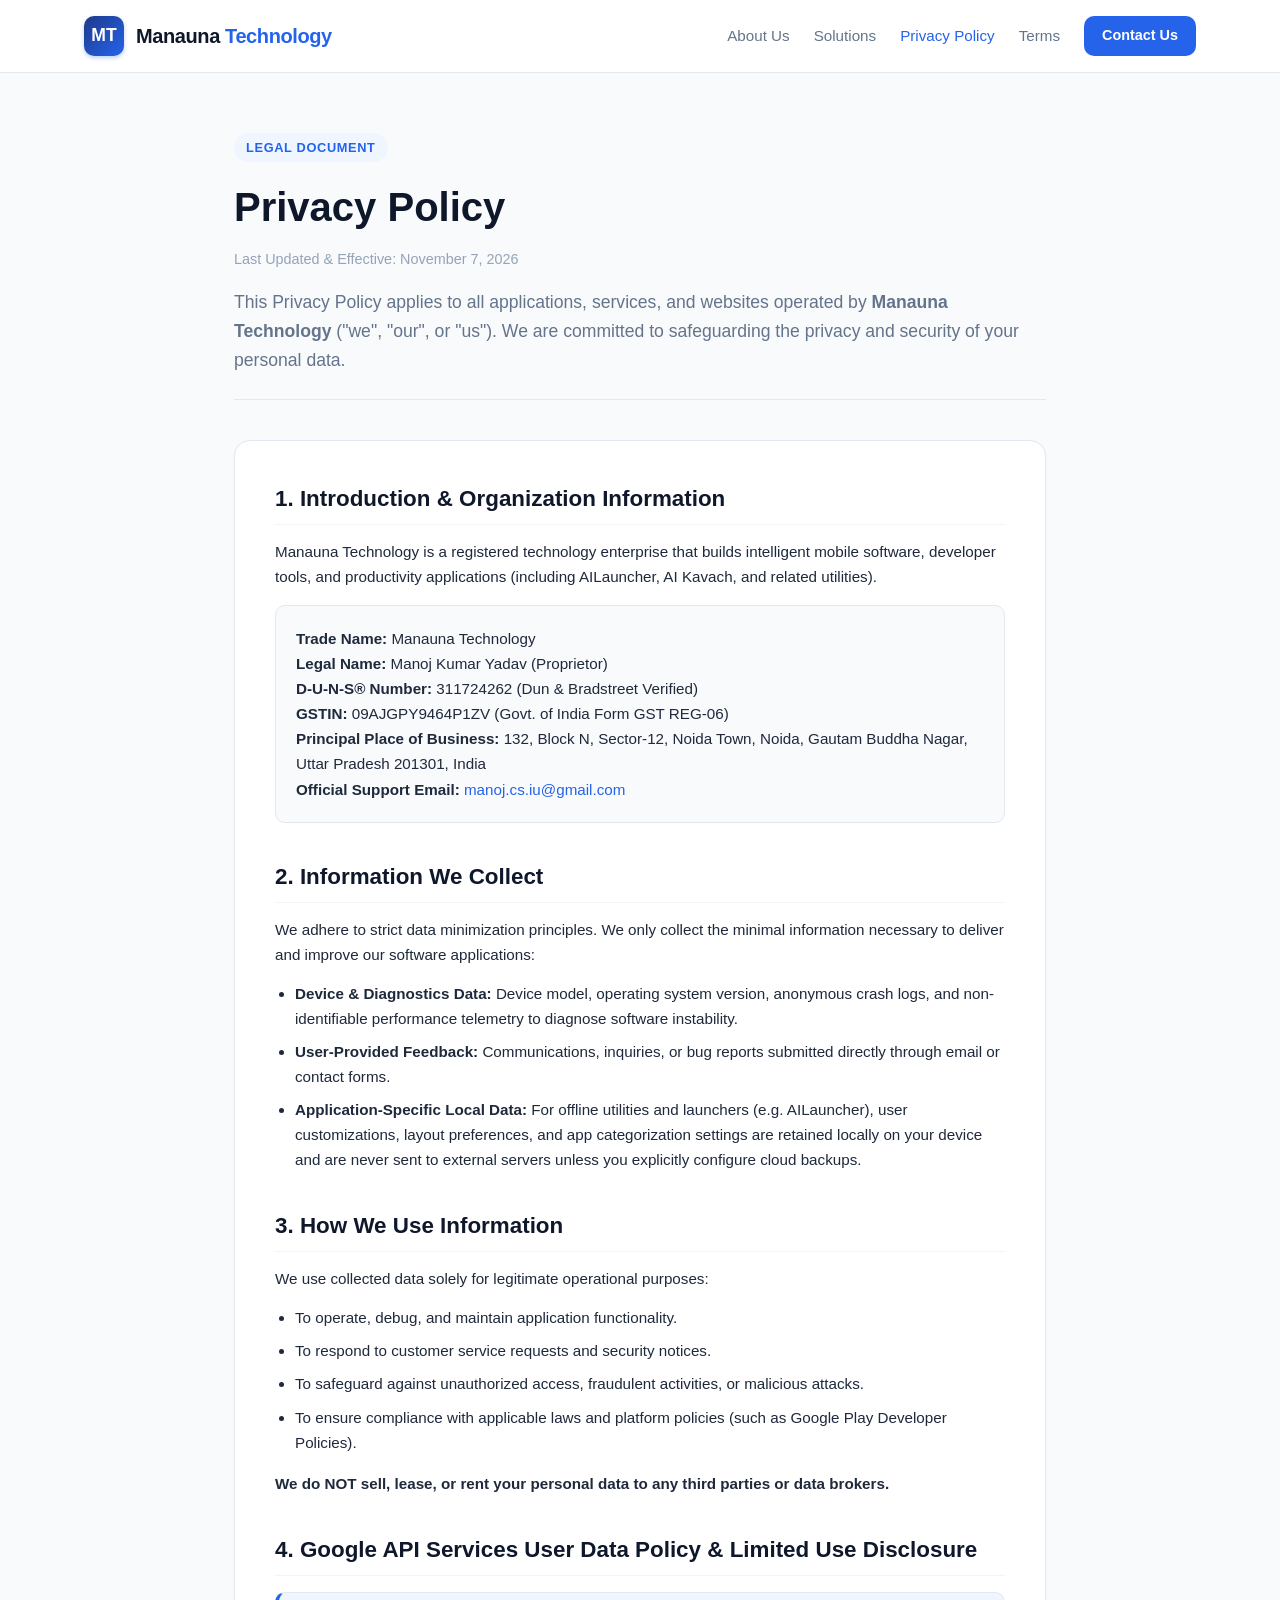
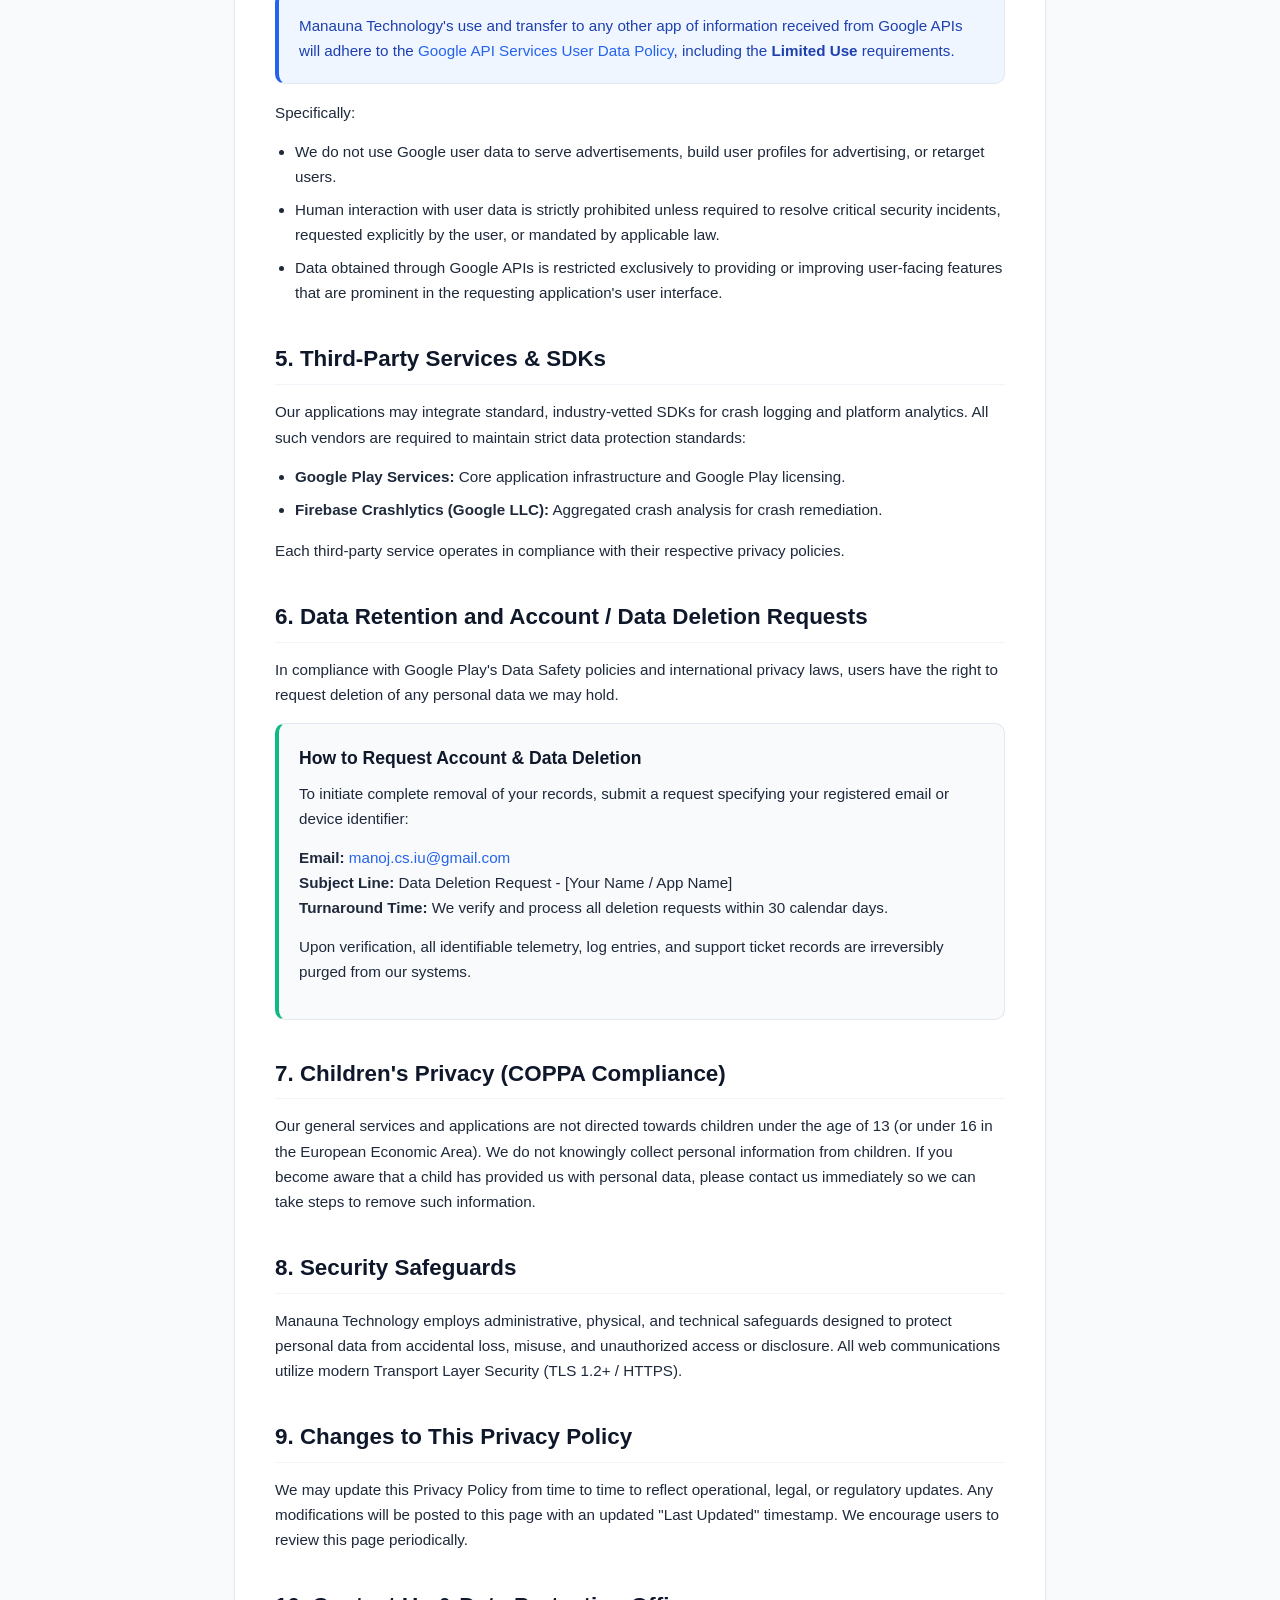
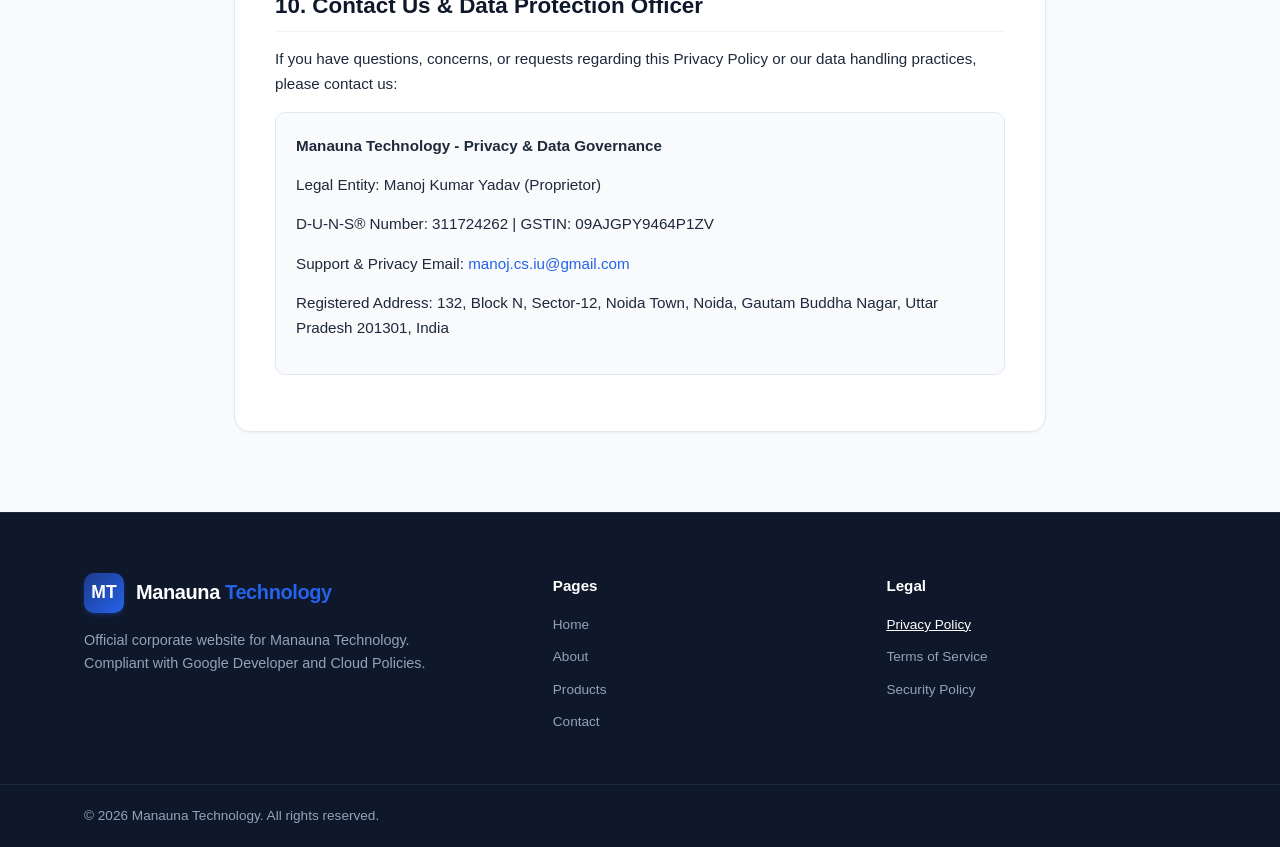
<file: privacy.html>
<!DOCTYPE html>
<html lang="en">
<head>
  <meta charset="UTF-8">
  <meta name="viewport" content="width=device-width, initial-scale=1.0">
  <meta http-equiv="X-UA-Compatible" content="IE=edge">
  <title>Privacy Policy - Manauna Technology</title>
  <meta name="description" content="Official Privacy Policy of Manauna Technology. Learn how we handle data, adhere to Google Play Developer policies, and protect user privacy.">
  <link rel="canonical" href="https://manojcse90.github.io/manauna-technology/privacy.html">
  <link rel="stylesheet" href="css/style.css">
</head>
<body>
  <!-- Header -->
  <header class="navbar">
    <div class="container nav-container">
      <a href="index.html" class="brand-logo">
        <div class="logo-mark">MT</div>
        <div class="brand-name">Manauna <span>Technology</span></div>
      </a>
      <button class="nav-toggle" id="navToggle" aria-label="Toggle navigation">
        <span class="hamburger"></span>
      </button>
      <nav class="nav-menu" id="navMenu">
        <a href="index.html#about" class="nav-link">About Us</a>
        <a href="index.html#solutions" class="nav-link">Solutions</a>
        <a href="privacy.html" class="nav-link active">Privacy Policy</a>
        <a href="terms.html" class="nav-link">Terms</a>
        <a href="contact.html" class="nav-btn">Contact Us</a>
      </nav>
    </div>
  </header>

  <main class="page-content">
    <div class="container legal-container">
      <div class="legal-header">
        <span class="badge">Legal Document</span>
        <h1>Privacy Policy</h1>
        <p class="last-updated">Last Updated & Effective: November 7, 2026</p>
        <p class="legal-intro">
          This Privacy Policy applies to all applications, services, and websites operated by <strong>Manauna Technology</strong> ("we", "our", or "us"). We are committed to safeguarding the privacy and security of your personal data.
        </p>
      </div>

      <div class="legal-body">
        <section class="legal-section">
          <h2>1. Introduction & Organization Information</h2>
          <p>
            Manauna Technology is a registered technology enterprise that builds intelligent mobile software, developer tools, and productivity applications (including AILauncher, AI Kavach, and related utilities).
          </p>
          <div class="highlight-box">
            <strong>Trade Name:</strong> Manauna Technology<br>
            <strong>Legal Name:</strong> Manoj Kumar Yadav (Proprietor)<br>
            <strong>D-U-N-S® Number:</strong> 311724262 (Dun & Bradstreet Verified)<br>
            <strong>GSTIN:</strong> 09AJGPY9464P1ZV (Govt. of India Form GST REG-06)<br>
            <strong>Principal Place of Business:</strong> 132, Block N, Sector-12, Noida Town, Noida, Gautam Buddha Nagar, Uttar Pradesh 201301, India<br>
            <strong>Official Support Email:</strong> <a href="mailto:manoj.cs.iu@gmail.com">manoj.cs.iu@gmail.com</a>
          </div>
        </section>

        <section class="legal-section">
          <h2>2. Information We Collect</h2>
          <p>
            We adhere to strict data minimization principles. We only collect the minimal information necessary to deliver and improve our software applications:
          </p>
          <ul>
            <li><strong>Device & Diagnostics Data:</strong> Device model, operating system version, anonymous crash logs, and non-identifiable performance telemetry to diagnose software instability.</li>
            <li><strong>User-Provided Feedback:</strong> Communications, inquiries, or bug reports submitted directly through email or contact forms.</li>
            <li><strong>Application-Specific Local Data:</strong> For offline utilities and launchers (e.g. AILauncher), user customizations, layout preferences, and app categorization settings are retained locally on your device and are never sent to external servers unless you explicitly configure cloud backups.</li>
          </ul>
        </section>

        <section class="legal-section">
          <h2>3. How We Use Information</h2>
          <p>We use collected data solely for legitimate operational purposes:</p>
          <ul>
            <li>To operate, debug, and maintain application functionality.</li>
            <li>To respond to customer service requests and security notices.</li>
            <li>To safeguard against unauthorized access, fraudulent activities, or malicious attacks.</li>
            <li>To ensure compliance with applicable laws and platform policies (such as Google Play Developer Policies).</li>
          </ul>
          <p><strong>We do NOT sell, lease, or rent your personal data to any third parties or data brokers.</strong></p>
        </section>

        <section class="legal-section">
          <h2>4. Google API Services User Data Policy & Limited Use Disclosure</h2>
          <div class="compliance-highlight">
            <p>
              Manauna Technology's use and transfer to any other app of information received from Google APIs will adhere to the 
              <a href="https://developers.google.com/terms/api-services-user-data-policy" target="_blank" rel="noopener">Google API Services User Data Policy</a>, including the <strong>Limited Use</strong> requirements.
            </p>
          </div>
          <p>Specifically:</p>
          <ul>
            <li>We do not use Google user data to serve advertisements, build user profiles for advertising, or retarget users.</li>
            <li>Human interaction with user data is strictly prohibited unless required to resolve critical security incidents, requested explicitly by the user, or mandated by applicable law.</li>
            <li>Data obtained through Google APIs is restricted exclusively to providing or improving user-facing features that are prominent in the requesting application's user interface.</li>
          </ul>
        </section>

        <section class="legal-section">
          <h2>5. Third-Party Services & SDKs</h2>
          <p>
            Our applications may integrate standard, industry-vetted SDKs for crash logging and platform analytics. All such vendors are required to maintain strict data protection standards:
          </p>
          <ul>
            <li><strong>Google Play Services:</strong> Core application infrastructure and Google Play licensing.</li>
            <li><strong>Firebase Crashlytics (Google LLC):</strong> Aggregated crash analysis for crash remediation.</li>
          </ul>
          <p>Each third-party service operates in compliance with their respective privacy policies.</p>
        </section>

        <section class="legal-section" id="data-deletion">
          <h2>6. Data Retention and Account / Data Deletion Requests</h2>
          <p>
            In compliance with Google Play's Data Safety policies and international privacy laws, users have the right to request deletion of any personal data we may hold.
          </p>
          <div class="action-card">
            <h3>How to Request Account & Data Deletion</h3>
            <p>
              To initiate complete removal of your records, submit a request specifying your registered email or device identifier:
            </p>
            <p>
              <strong>Email:</strong> <a href="mailto:manoj.cs.iu@gmail.com">manoj.cs.iu@gmail.com</a><br>
              <strong>Subject Line:</strong> Data Deletion Request - [Your Name / App Name]<br>
              <strong>Turnaround Time:</strong> We verify and process all deletion requests within 30 calendar days.
            </p>
            <p>Upon verification, all identifiable telemetry, log entries, and support ticket records are irreversibly purged from our systems.</p>
          </div>
        </section>

        <section class="legal-section">
          <h2>7. Children's Privacy (COPPA Compliance)</h2>
          <p>
            Our general services and applications are not directed towards children under the age of 13 (or under 16 in the European Economic Area). We do not knowingly collect personal information from children. If you become aware that a child has provided us with personal data, please contact us immediately so we can take steps to remove such information.
          </p>
        </section>

        <section class="legal-section">
          <h2>8. Security Safeguards</h2>
          <p>
            Manauna Technology employs administrative, physical, and technical safeguards designed to protect personal data from accidental loss, misuse, and unauthorized access or disclosure. All web communications utilize modern Transport Layer Security (TLS 1.2+ / HTTPS).
          </p>
        </section>

        <section class="legal-section">
          <h2>9. Changes to This Privacy Policy</h2>
          <p>
            We may update this Privacy Policy from time to time to reflect operational, legal, or regulatory updates. Any modifications will be posted to this page with an updated "Last Updated" timestamp. We encourage users to review this page periodically.
          </p>
        </section>

        <section class="legal-section">
          <h2>10. Contact Us & Data Protection Officer</h2>
          <p>
            If you have questions, concerns, or requests regarding this Privacy Policy or our data handling practices, please contact us:
          </p>
          <div class="contact-box">
            <p><strong>Manauna Technology - Privacy & Data Governance</strong></p>
            <p>Legal Entity: Manoj Kumar Yadav (Proprietor)</p>
            <p>D-U-N-S® Number: 311724262 | GSTIN: 09AJGPY9464P1ZV</p>
            <p>Support & Privacy Email: <a href="mailto:manoj.cs.iu@gmail.com">manoj.cs.iu@gmail.com</a></p>
            <p>Registered Address: 132, Block N, Sector-12, Noida Town, Noida, Gautam Buddha Nagar, Uttar Pradesh 201301, India</p>
          </div>
        </section>
      </div>
    </div>
  </main>

  <!-- Footer -->
  <footer class="footer">
    <div class="container footer-container">
      <div class="footer-brand">
        <div class="brand-logo">
          <div class="logo-mark">MT</div>
          <div class="brand-name">Manauna <span>Technology</span></div>
        </div>
        <p class="footer-desc">
          Official corporate website for Manauna Technology. Compliant with Google Developer and Cloud Policies.
        </p>
      </div>
      <div class="footer-links">
        <div class="link-col">
          <h4>Pages</h4>
          <a href="index.html">Home</a>
          <a href="index.html#about">About</a>
          <a href="index.html#solutions">Products</a>
          <a href="contact.html">Contact</a>
        </div>
        <div class="link-col">
          <h4>Legal</h4>
          <a href="privacy.html" class="active">Privacy Policy</a>
          <a href="terms.html">Terms of Service</a>
          <a href="security.html">Security Policy</a>
        </div>
      </div>
    </div>
    <div class="footer-bottom">
      <div class="container footer-bottom-inner">
        <p>&copy; 2026 Manauna Technology. All rights reserved.</p>
      </div>
    </div>
  </footer>

  <script src="js/main.js"></script>
</body>
</html>
</file>
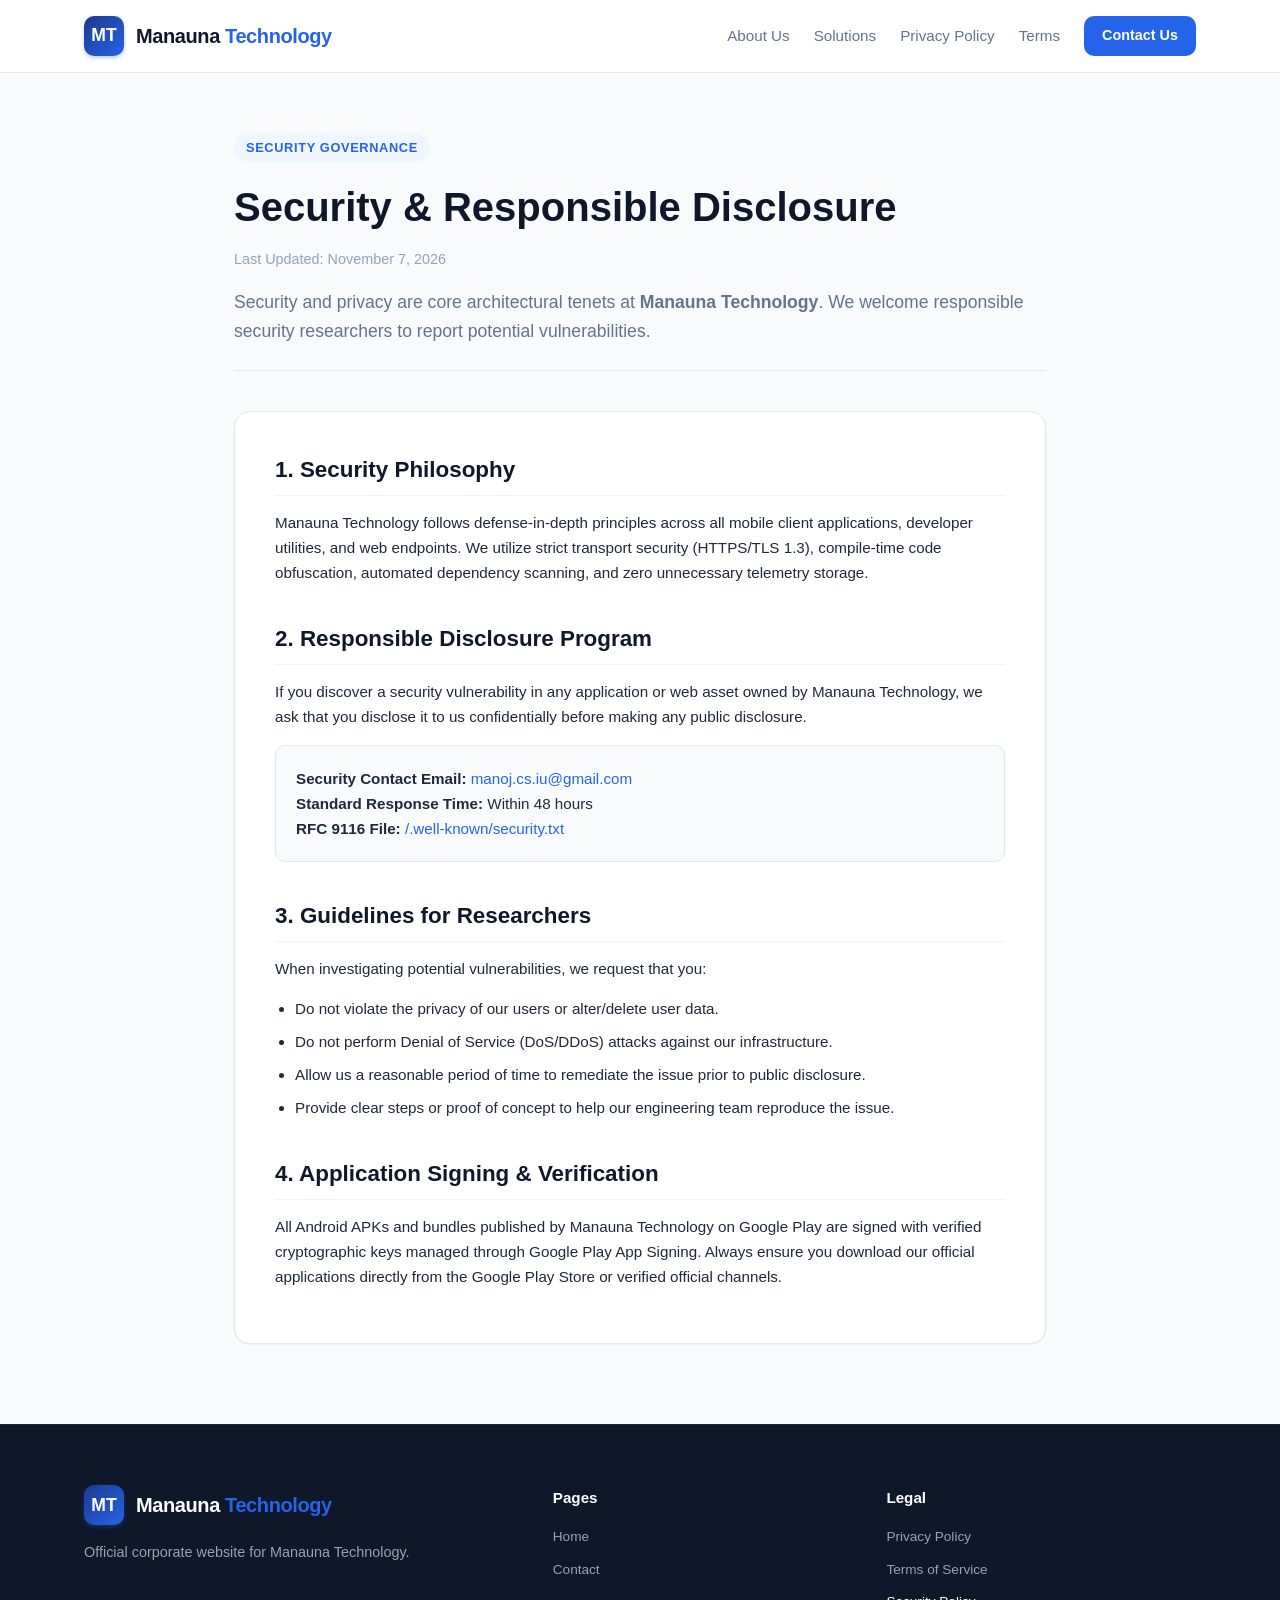
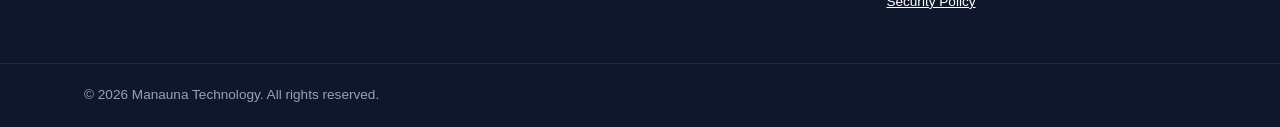
<file: security.html>
<!DOCTYPE html>
<html lang="en">
<head>
  <meta charset="UTF-8">
  <meta name="viewport" content="width=device-width, initial-scale=1.0">
  <meta http-equiv="X-UA-Compatible" content="IE=edge">
  <title>Security & Vulnerability Disclosure - Manauna Technology</title>
  <meta name="description" content="Manauna Technology security posture, vulnerability reporting policy, and responsible disclosure standards.">
  <link rel="canonical" href="https://manojcse90.github.io/manauna-technology/security.html">
  <link rel="stylesheet" href="css/style.css">
</head>
<body>
  <!-- Header -->
  <header class="navbar">
    <div class="container nav-container">
      <a href="index.html" class="brand-logo">
        <div class="logo-mark">MT</div>
        <div class="brand-name">Manauna <span>Technology</span></div>
      </a>
      <button class="nav-toggle" id="navToggle" aria-label="Toggle navigation">
        <span class="hamburger"></span>
      </button>
      <nav class="nav-menu" id="navMenu">
        <a href="index.html#about" class="nav-link">About Us</a>
        <a href="index.html#solutions" class="nav-link">Solutions</a>
        <a href="privacy.html" class="nav-link">Privacy Policy</a>
        <a href="terms.html" class="nav-link">Terms</a>
        <a href="contact.html" class="nav-btn">Contact Us</a>
      </nav>
    </div>
  </header>

  <main class="page-content">
    <div class="container legal-container">
      <div class="legal-header">
        <span class="badge">Security Governance</span>
        <h1>Security & Responsible Disclosure</h1>
        <p class="last-updated">Last Updated: November 7, 2026</p>
        <p class="legal-intro">
          Security and privacy are core architectural tenets at <strong>Manauna Technology</strong>. We welcome responsible security researchers to report potential vulnerabilities.
        </p>
      </div>

      <div class="legal-body">
        <section class="legal-section">
          <h2>1. Security Philosophy</h2>
          <p>
            Manauna Technology follows defense-in-depth principles across all mobile client applications, developer utilities, and web endpoints. We utilize strict transport security (HTTPS/TLS 1.3), compile-time code obfuscation, automated dependency scanning, and zero unnecessary telemetry storage.
          </p>
        </section>

        <section class="legal-section">
          <h2>2. Responsible Disclosure Program</h2>
          <p>
            If you discover a security vulnerability in any application or web asset owned by Manauna Technology, we ask that you disclose it to us confidentially before making any public disclosure.
          </p>
          <div class="highlight-box">
            <strong>Security Contact Email:</strong> <a href="mailto:manoj.cs.iu@gmail.com">manoj.cs.iu@gmail.com</a><br>
            <strong>Standard Response Time:</strong> Within 48 hours<br>
            <strong>RFC 9116 File:</strong> <a href=".well-known/security.txt">/.well-known/security.txt</a>
          </div>
        </section>

        <section class="legal-section">
          <h2>3. Guidelines for Researchers</h2>
          <p>When investigating potential vulnerabilities, we request that you:</p>
          <ul>
            <li>Do not violate the privacy of our users or alter/delete user data.</li>
            <li>Do not perform Denial of Service (DoS/DDoS) attacks against our infrastructure.</li>
            <li>Allow us a reasonable period of time to remediate the issue prior to public disclosure.</li>
            <li>Provide clear steps or proof of concept to help our engineering team reproduce the issue.</li>
          </ul>
        </section>

        <section class="legal-section">
          <h2>4. Application Signing & Verification</h2>
          <p>
            All Android APKs and bundles published by Manauna Technology on Google Play are signed with verified cryptographic keys managed through Google Play App Signing. Always ensure you download our official applications directly from the Google Play Store or verified official channels.
          </p>
        </section>
      </div>
    </div>
  </main>

  <footer class="footer">
    <div class="container footer-container">
      <div class="footer-brand">
        <div class="brand-logo">
          <div class="logo-mark">MT</div>
          <div class="brand-name">Manauna <span>Technology</span></div>
        </div>
        <p class="footer-desc">
          Official corporate website for Manauna Technology.
        </p>
      </div>
      <div class="footer-links">
        <div class="link-col">
          <h4>Pages</h4>
          <a href="index.html">Home</a>
          <a href="contact.html">Contact</a>
        </div>
        <div class="link-col">
          <h4>Legal</h4>
          <a href="privacy.html">Privacy Policy</a>
          <a href="terms.html">Terms of Service</a>
          <a href="security.html" class="active">Security Policy</a>
        </div>
      </div>
    </div>
    <div class="footer-bottom">
      <div class="container footer-bottom-inner">
        <p>&copy; 2026 Manauna Technology. All rights reserved.</p>
      </div>
    </div>
  </footer>

  <script src="js/main.js"></script>
</body>
</html>
</file>
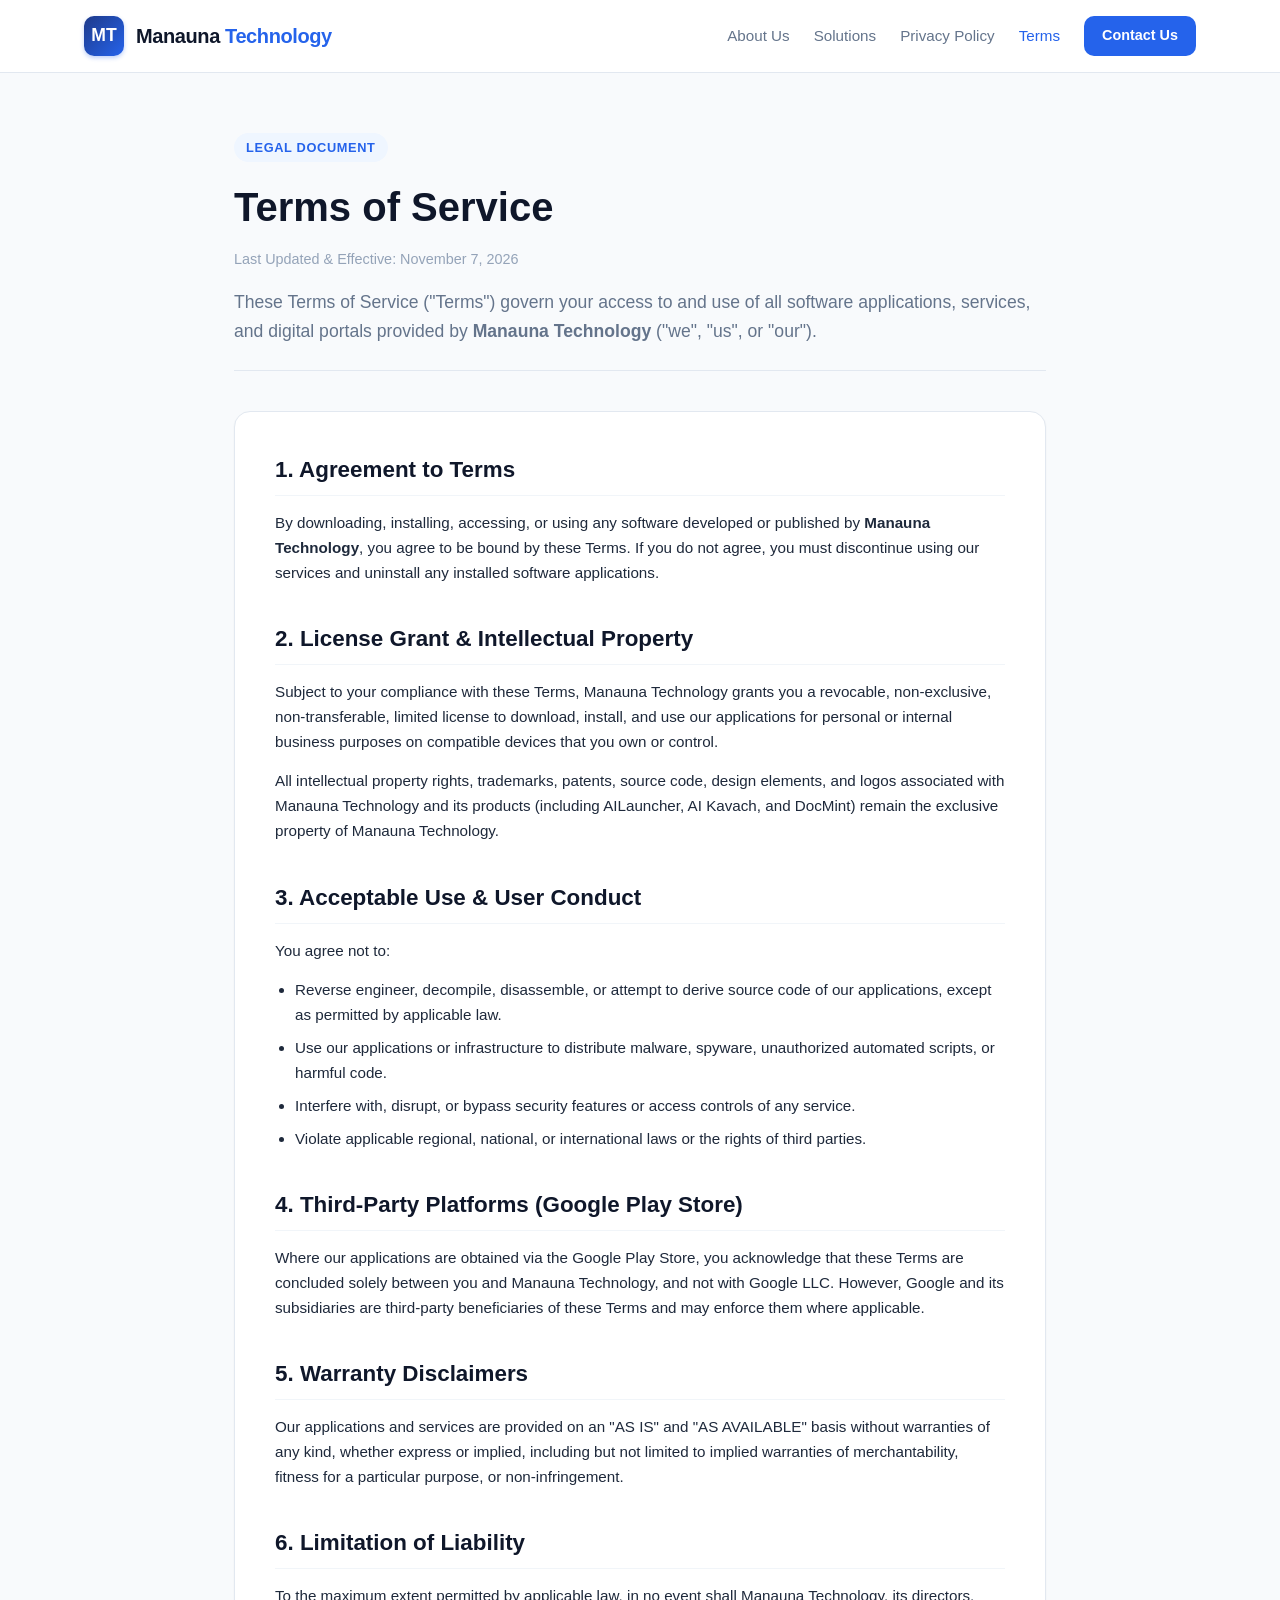
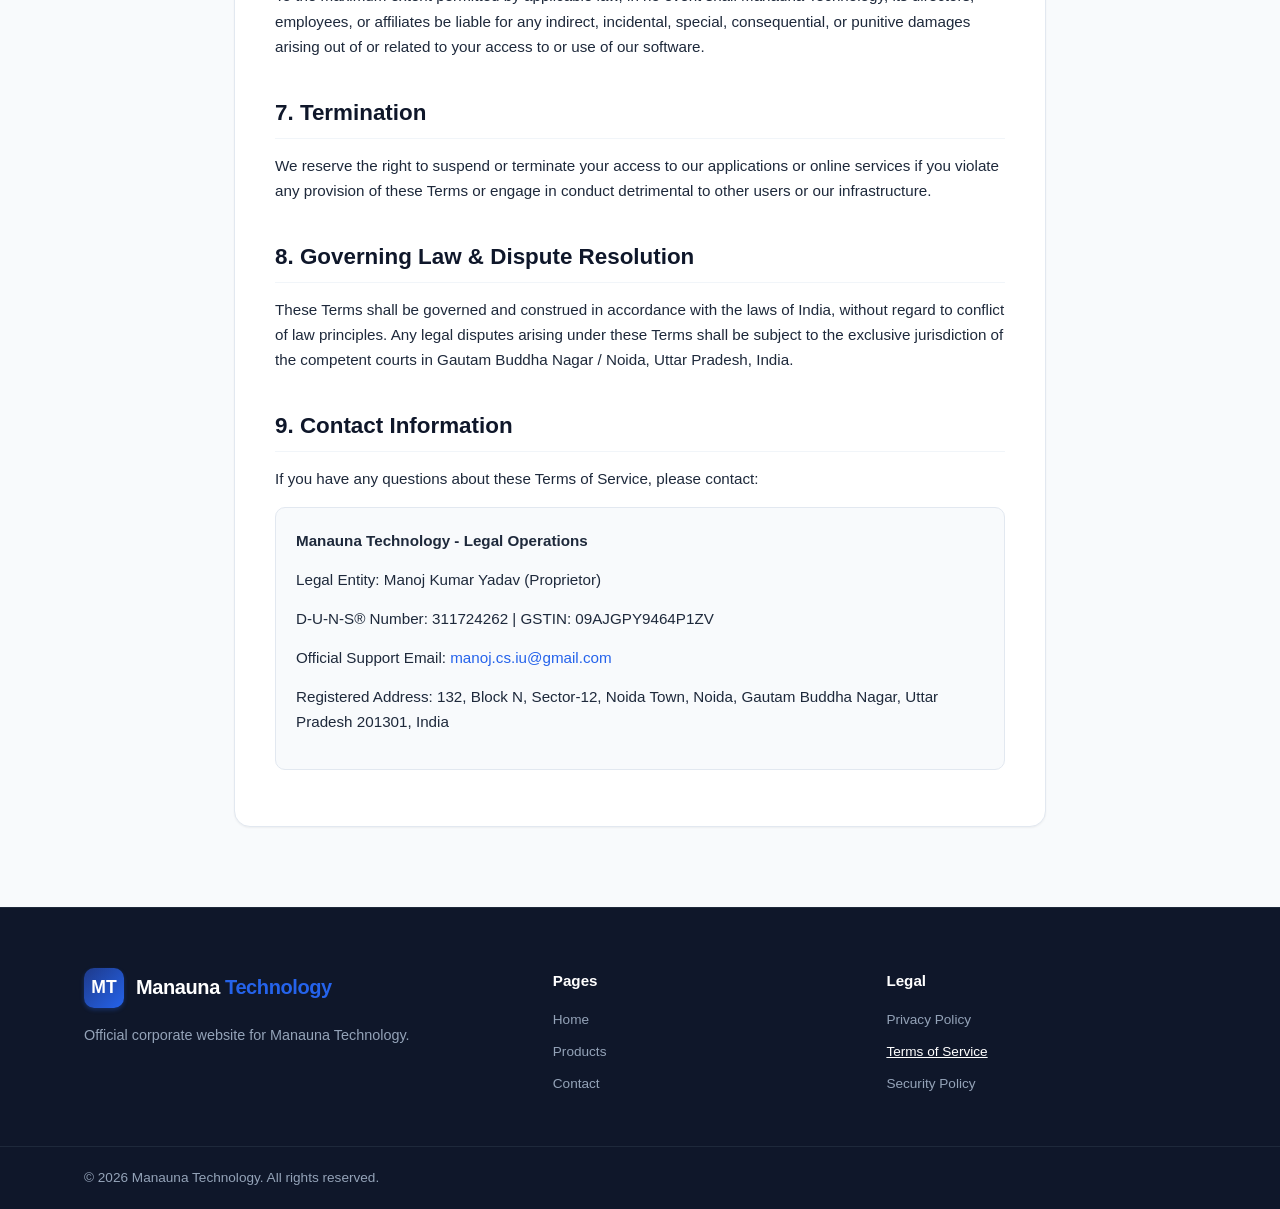
<file: terms.html>
<!DOCTYPE html>
<html lang="en">
<head>
  <meta charset="UTF-8">
  <meta name="viewport" content="width=device-width, initial-scale=1.0">
  <meta http-equiv="X-UA-Compatible" content="IE=edge">
  <title>Terms of Service - Manauna Technology</title>
  <meta name="description" content="Official Terms of Service for Manauna Technology applications, web services, and digital solutions.">
  <link rel="canonical" href="https://manojcse90.github.io/manauna-technology/terms.html">
  <link rel="stylesheet" href="css/style.css">
</head>
<body>
  <!-- Header -->
  <header class="navbar">
    <div class="container nav-container">
      <a href="index.html" class="brand-logo">
        <div class="logo-mark">MT</div>
        <div class="brand-name">Manauna <span>Technology</span></div>
      </a>
      <button class="nav-toggle" id="navToggle" aria-label="Toggle navigation">
        <span class="hamburger"></span>
      </button>
      <nav class="nav-menu" id="navMenu">
        <a href="index.html#about" class="nav-link">About Us</a>
        <a href="index.html#solutions" class="nav-link">Solutions</a>
        <a href="privacy.html" class="nav-link">Privacy Policy</a>
        <a href="terms.html" class="nav-link active">Terms</a>
        <a href="contact.html" class="nav-btn">Contact Us</a>
      </nav>
    </div>
  </header>

  <main class="page-content">
    <div class="container legal-container">
      <div class="legal-header">
        <span class="badge">Legal Document</span>
        <h1>Terms of Service</h1>
        <p class="last-updated">Last Updated & Effective: November 7, 2026</p>
        <p class="legal-intro">
          These Terms of Service ("Terms") govern your access to and use of all software applications, services, and digital portals provided by <strong>Manauna Technology</strong> ("we", "us", or "our").
        </p>
      </div>

      <div class="legal-body">
        <section class="legal-section">
          <h2>1. Agreement to Terms</h2>
          <p>
            By downloading, installing, accessing, or using any software developed or published by <strong>Manauna Technology</strong>, you agree to be bound by these Terms. If you do not agree, you must discontinue using our services and uninstall any installed software applications.
          </p>
        </section>

        <section class="legal-section">
          <h2>2. License Grant & Intellectual Property</h2>
          <p>
            Subject to your compliance with these Terms, Manauna Technology grants you a revocable, non-exclusive, non-transferable, limited license to download, install, and use our applications for personal or internal business purposes on compatible devices that you own or control.
          </p>
          <p>
            All intellectual property rights, trademarks, patents, source code, design elements, and logos associated with Manauna Technology and its products (including AILauncher, AI Kavach, and DocMint) remain the exclusive property of Manauna Technology.
          </p>
        </section>

        <section class="legal-section">
          <h2>3. Acceptable Use & User Conduct</h2>
          <p>You agree not to:</p>
          <ul>
            <li>Reverse engineer, decompile, disassemble, or attempt to derive source code of our applications, except as permitted by applicable law.</li>
            <li>Use our applications or infrastructure to distribute malware, spyware, unauthorized automated scripts, or harmful code.</li>
            <li>Interfere with, disrupt, or bypass security features or access controls of any service.</li>
            <li>Violate applicable regional, national, or international laws or the rights of third parties.</li>
          </ul>
        </section>

        <section class="legal-section">
          <h2>4. Third-Party Platforms (Google Play Store)</h2>
          <p>
            Where our applications are obtained via the Google Play Store, you acknowledge that these Terms are concluded solely between you and Manauna Technology, and not with Google LLC. However, Google and its subsidiaries are third-party beneficiaries of these Terms and may enforce them where applicable.
          </p>
        </section>

        <section class="legal-section">
          <h2>5. Warranty Disclaimers</h2>
          <p>
            Our applications and services are provided on an "AS IS" and "AS AVAILABLE" basis without warranties of any kind, whether express or implied, including but not limited to implied warranties of merchantability, fitness for a particular purpose, or non-infringement.
          </p>
        </section>

        <section class="legal-section">
          <h2>6. Limitation of Liability</h2>
          <p>
            To the maximum extent permitted by applicable law, in no event shall Manauna Technology, its directors, employees, or affiliates be liable for any indirect, incidental, special, consequential, or punitive damages arising out of or related to your access to or use of our software.
          </p>
        </section>

        <section class="legal-section">
          <h2>7. Termination</h2>
          <p>
            We reserve the right to suspend or terminate your access to our applications or online services if you violate any provision of these Terms or engage in conduct detrimental to other users or our infrastructure.
          </p>
        </section>

        <section class="legal-section">
          <h2>8. Governing Law & Dispute Resolution</h2>
          <p>
            These Terms shall be governed and construed in accordance with the laws of India, without regard to conflict of law principles. Any legal disputes arising under these Terms shall be subject to the exclusive jurisdiction of the competent courts in Gautam Buddha Nagar / Noida, Uttar Pradesh, India.
          </p>
        </section>

        <section class="legal-section">
          <h2>9. Contact Information</h2>
          <p>If you have any questions about these Terms of Service, please contact:</p>
          <div class="contact-box">
            <p><strong>Manauna Technology - Legal Operations</strong></p>
            <p>Legal Entity: Manoj Kumar Yadav (Proprietor)</p>
            <p>D-U-N-S® Number: 311724262 | GSTIN: 09AJGPY9464P1ZV</p>
            <p>Official Support Email: <a href="mailto:manoj.cs.iu@gmail.com">manoj.cs.iu@gmail.com</a></p>
            <p>Registered Address: 132, Block N, Sector-12, Noida Town, Noida, Gautam Buddha Nagar, Uttar Pradesh 201301, India</p>
          </div>
        </section>
      </div>
    </div>
  </main>

  <!-- Footer -->
  <footer class="footer">
    <div class="container footer-container">
      <div class="footer-brand">
        <div class="brand-logo">
          <div class="logo-mark">MT</div>
          <div class="brand-name">Manauna <span>Technology</span></div>
        </div>
        <p class="footer-desc">
          Official corporate website for Manauna Technology.
        </p>
      </div>
      <div class="footer-links">
        <div class="link-col">
          <h4>Pages</h4>
          <a href="index.html">Home</a>
          <a href="index.html#solutions">Products</a>
          <a href="contact.html">Contact</a>
        </div>
        <div class="link-col">
          <h4>Legal</h4>
          <a href="privacy.html">Privacy Policy</a>
          <a href="terms.html" class="active">Terms of Service</a>
          <a href="security.html">Security Policy</a>
        </div>
      </div>
    </div>
    <div class="footer-bottom">
      <div class="container footer-bottom-inner">
        <p>&copy; 2026 Manauna Technology. All rights reserved.</p>
      </div>
    </div>
  </footer>

  <script src="js/main.js"></script>
</body>
</html>
</file>
<file: css/style.css>
/* ==========================================================================
   Manauna Technology - Enterprise Corporate Stylesheet
   Modern, Clean, High-Trust Responsive UI for Google Organization Verification
   ========================================================================== */

:root {
  --primary: #2563eb;
  --primary-hover: #1d4ed8;
  --primary-light: #eff6ff;
  --primary-dark: #1e40af;
  --secondary: #0f172a;
  --accent: #38bdf8;
  --text-main: #1e293b;
  --text-muted: #64748b;
  --text-light: #94a3b8;
  --bg-page: #f8fafc;
  --bg-card: #ffffff;
  --border-color: #e2e8f0;
  --border-focus: #93c5fd;
  --success: #10b981;
  --font-sans: -apple-system, BlinkMacSystemFont, "Segoe UI", Roboto, "Helvetica Neue", Arial, sans-serif;
  --shadow-sm: 0 1px 2px 0 rgba(0, 0, 0, 0.05);
  --shadow-md: 0 4px 6px -1px rgba(0, 0, 0, 0.1), 0 2px 4px -1px rgba(0, 0, 0, 0.06);
  --shadow-lg: 0 10px 15px -3px rgba(0, 0, 0, 0.1), 0 4px 6px -2px rgba(0, 0, 0, 0.05);
  --radius-sm: 6px;
  --radius-md: 10px;
  --radius-lg: 16px;
  --radius-full: 9999px;
  --transition: all 0.2s cubic-bezier(0.4, 0, 0.2, 1);
}

*, *::before, *::after {
  box-sizing: border-box;
  margin: 0;
  padding: 0;
}

body {
  font-family: var(--font-sans);
  background-color: var(--bg-page);
  color: var(--text-main);
  line-height: 1.65;
  -webkit-font-smoothing: antialiased;
}

a {
  color: var(--primary);
  text-decoration: none;
  transition: var(--transition);
}

a:hover {
  color: var(--primary-hover);
  text-decoration: underline;
}

img {
  max-width: 100%;
  display: block;
}

.container {
  width: 100%;
  max-width: 1160px;
  margin: 0 auto;
  padding: 0 24px;
}

/* ==========================================================================
   Header & Navbar
   ========================================================================== */
.navbar {
  position: sticky;
  top: 0;
  z-index: 100;
  background-color: rgba(255, 255, 255, 0.95);
  backdrop-filter: blur(8px);
  border-bottom: 1px solid var(--border-color);
  padding: 16px 0;
}

.nav-container {
  display: flex;
  align-items: center;
  justify-content: space-between;
}

.brand-logo {
  display: flex;
  align-items: center;
  gap: 12px;
  text-decoration: none;
}

.logo-mark {
  width: 40px;
  height: 40px;
  background: linear-gradient(135deg, #1e3a8a 0%, #2563eb 100%);
  color: #ffffff;
  font-weight: 800;
  font-size: 1.1rem;
  display: flex;
  align-items: center;
  justify-content: center;
  border-radius: var(--radius-md);
  box-shadow: 0 2px 4px rgba(37, 99, 235, 0.3);
}

.brand-name {
  font-size: 1.25rem;
  font-weight: 700;
  color: var(--secondary);
  letter-spacing: -0.02em;
}

.brand-name span {
  color: var(--primary);
  font-weight: 600;
}

.nav-menu {
  display: flex;
  align-items: center;
  gap: 24px;
}

.nav-link {
  font-size: 0.95rem;
  font-weight: 500;
  color: var(--text-muted);
}

.nav-link:hover, .nav-link.active {
  color: var(--primary);
  text-decoration: none;
}

.nav-btn {
  display: inline-flex;
  align-items: center;
  padding: 8px 18px;
  border-radius: var(--radius-md);
  background-color: var(--primary);
  color: #ffffff !important;
  font-weight: 600;
  font-size: 0.9rem;
  text-decoration: none !important;
  transition: var(--transition);
}

.nav-btn:hover {
  background-color: var(--primary-hover);
  box-shadow: var(--shadow-sm);
}

.nav-toggle {
  display: none;
  background: none;
  border: none;
  cursor: pointer;
  padding: 8px;
}

.hamburger {
  display: block;
  width: 24px;
  height: 2px;
  background-color: var(--secondary);
  position: relative;
  transition: var(--transition);
}

.hamburger::before, .hamburger::after {
  content: '';
  position: absolute;
  width: 24px;
  height: 2px;
  background-color: var(--secondary);
  left: 0;
  transition: var(--transition);
}

.hamburger::before { top: -6px; }
.hamburger::after { bottom: -6px; }

/* ==========================================================================
   Hero Section
   ========================================================================== */
.hero-section {
  padding: 80px 0 60px;
  background: linear-gradient(180deg, #ffffff 0%, #f1f5f9 100%);
  border-bottom: 1px solid var(--border-color);
  text-align: center;
}

.hero-container {
  max-width: 840px;
}

.hero-badge {
  display: inline-block;
  padding: 6px 16px;
  background-color: var(--primary-light);
  color: var(--primary-dark);
  font-size: 0.85rem;
  font-weight: 600;
  border-radius: var(--radius-full);
  margin-bottom: 20px;
  border: 1px solid rgba(37, 99, 235, 0.2);
}

.hero-title {
  font-size: 2.75rem;
  font-weight: 800;
  line-height: 1.2;
  letter-spacing: -0.03em;
  color: var(--secondary);
  margin-bottom: 20px;
}

.hero-subtitle {
  font-size: 1.15rem;
  color: var(--text-muted);
  line-height: 1.6;
  margin-bottom: 32px;
}

.hero-actions {
  display: flex;
  justify-content: center;
  gap: 16px;
  margin-bottom: 40px;
}

.btn {
  display: inline-flex;
  align-items: center;
  justify-content: center;
  padding: 12px 26px;
  font-size: 1rem;
  font-weight: 600;
  border-radius: var(--radius-md);
  cursor: pointer;
  border: none;
  transition: var(--transition);
  text-decoration: none !important;
}

.btn-primary {
  background-color: var(--primary);
  color: #ffffff;
}

.btn-primary:hover {
  background-color: var(--primary-hover);
  box-shadow: var(--shadow-md);
}

.btn-secondary {
  background-color: #ffffff;
  color: var(--secondary);
  border: 1px solid var(--border-color);
}

.btn-secondary:hover {
  background-color: #f8fafc;
  border-color: #cbd5e1;
}

.btn-outline {
  background-color: transparent;
  color: #ffffff;
  border: 1px solid rgba(255, 255, 255, 0.4);
}

.btn-outline:hover {
  background-color: rgba(255, 255, 255, 0.1);
  border-color: #ffffff;
}

.btn-block {
  width: 100%;
}

.trust-strip {
  display: flex;
  flex-wrap: wrap;
  justify-content: center;
  gap: 24px;
  padding-top: 24px;
  border-top: 1px solid var(--border-color);
}

.trust-item {
  font-size: 0.9rem;
  font-weight: 500;
  color: var(--text-muted);
  display: flex;
  align-items: center;
  gap: 6px;
}

.check-icon {
  color: var(--success);
  font-weight: bold;
}

/* ==========================================================================
   Sections General
   ========================================================================== */
.section {
  padding: 80px 0;
}

.section-header {
  text-align: center;
  max-width: 680px;
  margin: 0 auto 50px;
}

.section-title {
  font-size: 2rem;
  font-weight: 700;
  letter-spacing: -0.02em;
  color: var(--secondary);
  margin-bottom: 12px;
}

.title-underline {
  width: 60px;
  height: 4px;
  background-color: var(--primary);
  border-radius: 2px;
  margin: 0 auto 16px;
}

.section-subtitle {
  font-size: 1.05rem;
  color: var(--text-muted);
}

/* ==========================================================================
   About Section & Corporate Facts
   ========================================================================== */
.about-grid {
  display: grid;
  grid-template-columns: repeat(auto-fit, minmax(300px, 1fr));
  gap: 24px;
  margin-bottom: 40px;
}

.about-card {
  background-color: var(--bg-card);
  padding: 32px 24px;
  border-radius: var(--radius-lg);
  border: 1px solid var(--border-color);
  box-shadow: var(--shadow-sm);
  transition: var(--transition);
}

.about-card:hover {
  transform: translateY(-2px);
  box-shadow: var(--shadow-md);
}

.card-icon {
  font-size: 2.2rem;
  margin-bottom: 16px;
}

.about-card h3 {
  font-size: 1.25rem;
  font-weight: 700;
  color: var(--secondary);
  margin-bottom: 10px;
}

.about-card p {
  color: var(--text-muted);
  font-size: 0.95rem;
}

.corporate-info-box {
  background: #ffffff;
  border: 1px solid var(--border-color);
  border-left: 5px solid var(--primary);
  border-radius: var(--radius-md);
  padding: 32px;
  box-shadow: var(--shadow-sm);
}

.corporate-info-box h3 {
  font-size: 1.3rem;
  color: var(--secondary);
  margin-bottom: 20px;
}

.info-columns {
  display: grid;
  grid-template-columns: repeat(auto-fit, minmax(280px, 1fr));
  gap: 16px;
}

.info-item {
  display: flex;
  flex-direction: column;
  gap: 4px;
}

.info-label {
  font-size: 0.8rem;
  text-transform: uppercase;
  letter-spacing: 0.05em;
  font-weight: 700;
  color: var(--text-light);
}

.info-value {
  font-size: 0.95rem;
  font-weight: 500;
  color: var(--secondary);
}

/* ==========================================================================
   Solutions & Products
   ========================================================================== */
.solutions-section {
  background-color: #ffffff;
  border-top: 1px solid var(--border-color);
  border-bottom: 1px solid var(--border-color);
}

.products-grid {
  display: grid;
  grid-template-columns: repeat(auto-fit, minmax(320px, 1fr));
  gap: 28px;
}

.product-card {
  position: relative;
  background-color: var(--bg-page);
  padding: 36px 28px;
  border-radius: var(--radius-lg);
  border: 1px solid var(--border-color);
  display: flex;
  flex-direction: column;
}

.product-badge {
  position: absolute;
  top: 18px;
  right: 18px;
  background-color: var(--primary-light);
  color: var(--primary-dark);
  font-size: 0.75rem;
  font-weight: 700;
  text-transform: uppercase;
  letter-spacing: 0.05em;
  padding: 4px 10px;
  border-radius: var(--radius-full);
}

.product-icon {
  font-size: 2.2rem;
  margin-bottom: 16px;
}

.product-card h3 {
  font-size: 1.35rem;
  color: var(--secondary);
  margin-bottom: 12px;
}

.product-card p {
  color: var(--text-muted);
  font-size: 0.95rem;
  margin-bottom: 20px;
  flex-grow: 1;
}

.product-features {
  list-style: none;
  border-top: 1px solid var(--border-color);
  padding-top: 16px;
}

.product-features li {
  font-size: 0.9rem;
  color: var(--text-main);
  margin-bottom: 6px;
  position: relative;
  padding-left: 20px;
}

.product-features li::before {
  content: '✓';
  position: absolute;
  left: 0;
  color: var(--success);
  font-weight: bold;
}

/* ==========================================================================
   Compliance & Trust Section
   ========================================================================== */
.compliance-grid {
  display: grid;
  grid-template-columns: repeat(auto-fit, minmax(260px, 1fr));
  gap: 24px;
}

.compliance-item {
  background-color: #ffffff;
  padding: 28px 24px;
  border-radius: var(--radius-md);
  border: 1px solid var(--border-color);
}

.compliance-item h4 {
  font-size: 1.1rem;
  color: var(--secondary);
  margin-bottom: 10px;
}

.compliance-item p {
  font-size: 0.9rem;
  color: var(--text-muted);
  line-height: 1.6;
}

/* ==========================================================================
   CTA Section
   ========================================================================== */
.cta-section {
  background: linear-gradient(135deg, #0f172a 0%, #1e293b 100%);
  color: #ffffff;
  padding: 70px 0;
  text-align: center;
}

.cta-container h2 {
  font-size: 2.25rem;
  font-weight: 700;
  margin-bottom: 14px;
}

.cta-container p {
  font-size: 1.1rem;
  color: #94a3b8;
  max-width: 600px;
  margin: 0 auto 30px;
}

.cta-buttons {
  display: flex;
  justify-content: center;
  gap: 16px;
}

/* ==========================================================================
   Legal Pages Styling (Privacy, Terms, Security)
   ========================================================================== */
.page-content {
  padding: 60px 0 80px;
}

.legal-container {
  max-width: 860px;
}

.legal-header {
  margin-bottom: 40px;
  padding-bottom: 24px;
  border-bottom: 1px solid var(--border-color);
}

.badge {
  display: inline-block;
  font-size: 0.8rem;
  font-weight: 700;
  text-transform: uppercase;
  letter-spacing: 0.05em;
  padding: 4px 12px;
  background-color: var(--primary-light);
  color: var(--primary);
  border-radius: var(--radius-full);
  margin-bottom: 12px;
}

.legal-header h1 {
  font-size: 2.5rem;
  color: var(--secondary);
  margin-bottom: 8px;
}

.last-updated {
  color: var(--text-light);
  font-size: 0.9rem;
  margin-bottom: 16px;
}

.legal-intro {
  font-size: 1.1rem;
  color: var(--text-muted);
}

.legal-body {
  background-color: #ffffff;
  padding: 40px;
  border-radius: var(--radius-lg);
  border: 1px solid var(--border-color);
  box-shadow: var(--shadow-sm);
}

.legal-section {
  margin-bottom: 36px;
}

.legal-section:last-child {
  margin-bottom: 0;
}

.legal-section h2 {
  font-size: 1.4rem;
  color: var(--secondary);
  margin-bottom: 14px;
  padding-bottom: 6px;
  border-bottom: 1px solid #f1f5f9;
}

.legal-section p {
  color: var(--text-main);
  font-size: 0.95rem;
  margin-bottom: 14px;
}

.legal-section ul {
  margin: 0 0 16px 20px;
}

.legal-section li {
  color: var(--text-main);
  font-size: 0.95rem;
  margin-bottom: 8px;
}

.highlight-box, .compliance-highlight, .action-card, .contact-box {
  background-color: var(--bg-page);
  padding: 20px;
  border-radius: var(--radius-md);
  border: 1px solid var(--border-color);
  margin: 16px 0;
  font-size: 0.95rem;
}

.compliance-highlight {
  border-left: 4px solid var(--primary);
  background-color: var(--primary-light);
  color: var(--primary-dark);
}

.compliance-highlight p {
  color: var(--primary-dark);
  margin: 0;
  font-weight: 500;
}

.action-card {
  border-left: 4px solid var(--success);
}

.action-card h3 {
  font-size: 1.1rem;
  margin-bottom: 8px;
  color: var(--secondary);
}

/* ==========================================================================
   Contact Page Layout
   ========================================================================== */
.contact-layout {
  display: grid;
  grid-template-columns: 1fr 1fr;
  gap: 40px;
  margin-top: 40px;
}

.contact-info-panel h2 {
  font-size: 1.5rem;
  color: var(--secondary);
  margin-bottom: 12px;
}

.contact-desc {
  color: var(--text-muted);
  margin-bottom: 24px;
}

.contact-card-list {
  display: flex;
  flex-direction: column;
  gap: 16px;
}

.contact-card {
  background-color: #ffffff;
  padding: 20px;
  border-radius: var(--radius-md);
  border: 1px solid var(--border-color);
  display: flex;
  gap: 16px;
  align-items: flex-start;
}

.contact-icon {
  font-size: 1.6rem;
  line-height: 1;
}

.contact-card h4 {
  font-size: 1.05rem;
  color: var(--secondary);
  margin-bottom: 6px;
}

.contact-card p {
  font-size: 0.9rem;
  color: var(--text-muted);
  line-height: 1.5;
}

.form-container {
  background-color: #ffffff;
  padding: 36px;
  border-radius: var(--radius-lg);
  border: 1px solid var(--border-color);
  box-shadow: var(--shadow-sm);
}

.form-container h3 {
  font-size: 1.35rem;
  color: var(--secondary);
  margin-bottom: 6px;
}

.form-container > p {
  font-size: 0.9rem;
  color: var(--text-muted);
  margin-bottom: 24px;
}

.form-group {
  margin-bottom: 18px;
}

.form-group label {
  display: block;
  font-size: 0.85rem;
  font-weight: 600;
  color: var(--secondary);
  margin-bottom: 6px;
}

.form-group input,
.form-group select,
.form-group textarea {
  width: 100%;
  padding: 10px 14px;
  border: 1px solid var(--border-color);
  border-radius: var(--radius-md);
  font-family: inherit;
  font-size: 0.95rem;
  color: var(--text-main);
  background-color: #ffffff;
  transition: var(--transition);
}

.form-group input:focus,
.form-group select:focus,
.form-group textarea:focus {
  outline: none;
  border-color: var(--primary);
  box-shadow: 0 0 0 3px rgba(37, 99, 235, 0.15);
}

.form-feedback {
  margin-top: 16px;
  padding: 12px;
  border-radius: var(--radius-md);
  font-size: 0.9rem;
  display: none;
}

.form-feedback.success {
  display: block;
  background-color: #ecfdf5;
  color: #065f46;
  border: 1px solid #a7f3d0;
}

/* ==========================================================================
   Footer
   ========================================================================== */
.footer {
  background-color: var(--secondary);
  color: #94a3b8;
  padding: 60px 0 0;
  border-top: 1px solid #1e293b;
}

.footer-container {
  display: grid;
  grid-template-columns: 1.6fr 2.4fr;
  gap: 40px;
  padding-bottom: 40px;
}

.footer-brand .brand-logo {
  margin-bottom: 16px;
}

.footer-brand .brand-name {
  color: #ffffff;
}

.footer-desc {
  font-size: 0.9rem;
  line-height: 1.6;
  margin-bottom: 20px;
  max-width: 360px;
}

.footer-contact-brief p {
  font-size: 0.85rem;
  margin-bottom: 4px;
}

.footer-links {
  display: grid;
  grid-template-columns: repeat(auto-fit, minmax(140px, 1fr));
  gap: 24px;
}

.link-col h4 {
  font-size: 0.95rem;
  font-weight: 600;
  color: #ffffff;
  margin-bottom: 16px;
}

.link-col a {
  display: block;
  font-size: 0.85rem;
  color: #94a3b8;
  margin-bottom: 10px;
  text-decoration: none;
}

.link-col a:hover, .link-col a.active {
  color: #ffffff;
  text-decoration: underline;
}

.footer-bottom {
  border-top: 1px solid #1e293b;
  padding: 20px 0;
  font-size: 0.85rem;
}

.footer-bottom-inner {
  display: flex;
  justify-content: space-between;
  align-items: center;
  flex-wrap: wrap;
  gap: 12px;
}

/* ==========================================================================
   Responsive Breakpoints
   ========================================================================== */
@media (max-width: 900px) {
  .hero-title {
    font-size: 2.2rem;
  }
  .contact-layout {
    grid-template-columns: 1fr;
  }
  .footer-container {
    grid-template-columns: 1fr;
  }
}

@media (max-width: 768px) {
  .nav-menu {
    position: absolute;
    top: 100%;
    left: 0;
    right: 0;
    background-color: #ffffff;
    flex-direction: column;
    padding: 24px;
    gap: 16px;
    border-bottom: 1px solid var(--border-color);
    box-shadow: var(--shadow-lg);
    display: none;
  }
  
  .nav-menu.active {
    display: flex;
  }
  
  .nav-toggle {
    display: block;
  }
  
  .hero-section {
    padding: 50px 0 40px;
  }
  
  .hero-title {
    font-size: 1.85rem;
  }
  
  .legal-body {
    padding: 24px 16px;
  }
  
  .corporate-info-box {
    padding: 20px;
  }
}
</file>
